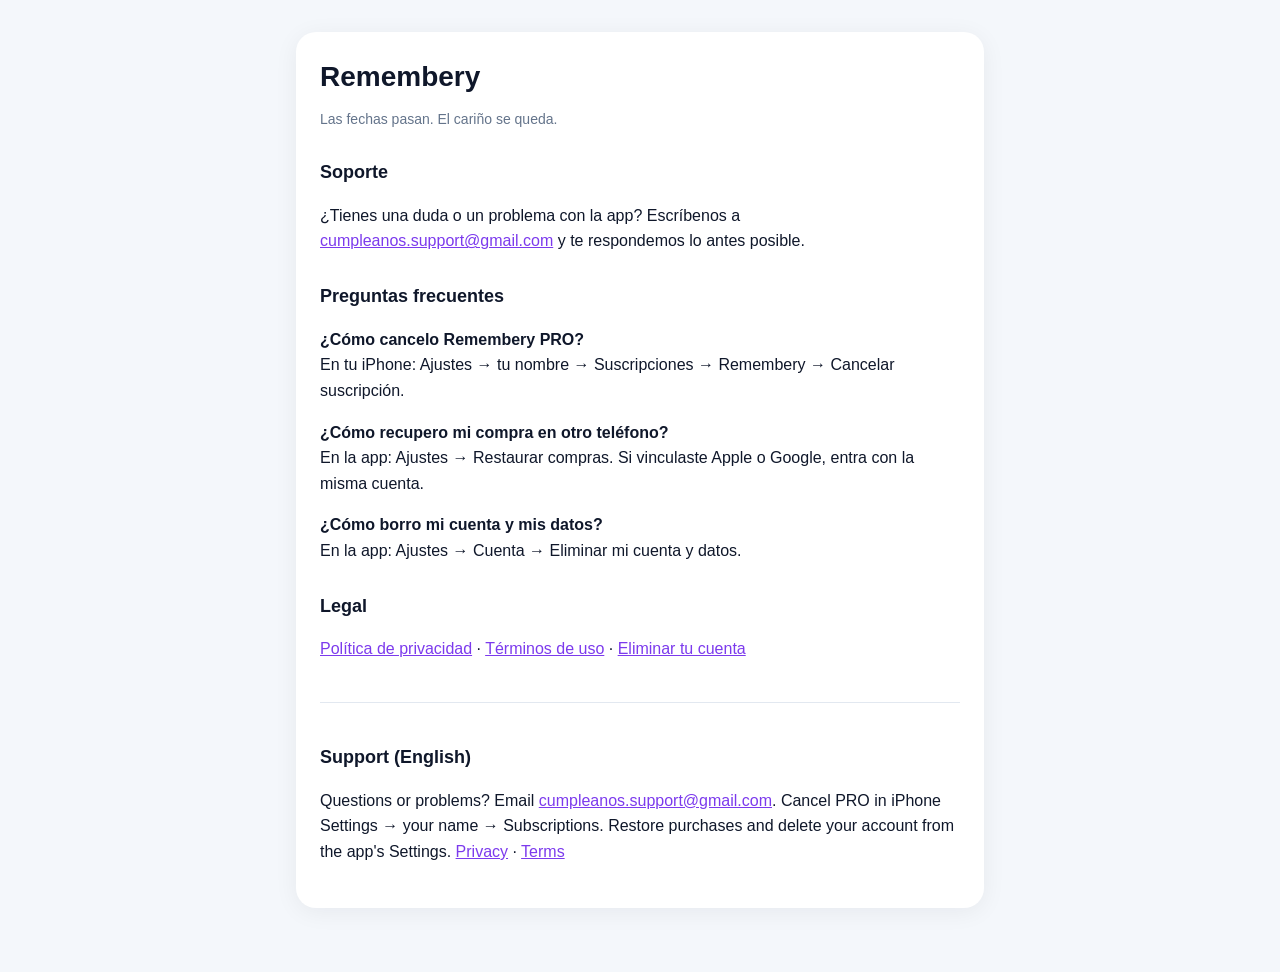
<file: index.html>
<!doctype html>
<html lang="es">
<head>
<meta charset="utf-8">
<meta name="viewport" content="width=device-width, initial-scale=1">
<title>Remembery · Soporte</title>
<link rel="stylesheet" href="style.css">
</head>
<body>
<main>
<div class="card">
<h1>Remembery</h1>
<p class="muted">Las fechas pasan. El cariño se queda.</p>

<h2>Soporte</h2>
<p>¿Tienes una duda o un problema con la app? Escríbenos a <a href="mailto:cumpleanos.support@gmail.com">cumpleanos.support@gmail.com</a> y te respondemos lo antes posible.</p>

<h2>Preguntas frecuentes</h2>
<p><strong>¿Cómo cancelo Remembery PRO?</strong><br>En tu iPhone: Ajustes → tu nombre → Suscripciones → Remembery → Cancelar suscripción.</p>
<p><strong>¿Cómo recupero mi compra en otro teléfono?</strong><br>En la app: Ajustes → Restaurar compras. Si vinculaste Apple o Google, entra con la misma cuenta.</p>
<p><strong>¿Cómo borro mi cuenta y mis datos?</strong><br>En la app: Ajustes → Cuenta → Eliminar mi cuenta y datos.</p>

<h2>Legal</h2>
<p><a href="privacidad.html">Política de privacidad</a> · <a href="terminos.html">Términos de uso</a> · <a href="eliminar-cuenta.html">Eliminar tu cuenta</a></p>

<hr>
<h2>Support (English)</h2>
<p>Questions or problems? Email <a href="mailto:cumpleanos.support@gmail.com">cumpleanos.support@gmail.com</a>. Cancel PRO in iPhone Settings → your name → Subscriptions. Restore purchases and delete your account from the app's Settings. <a href="privacidad.html#en">Privacy</a> · <a href="terminos.html#en">Terms</a></p>
</div>
</main>
</body>
</html>
</file>
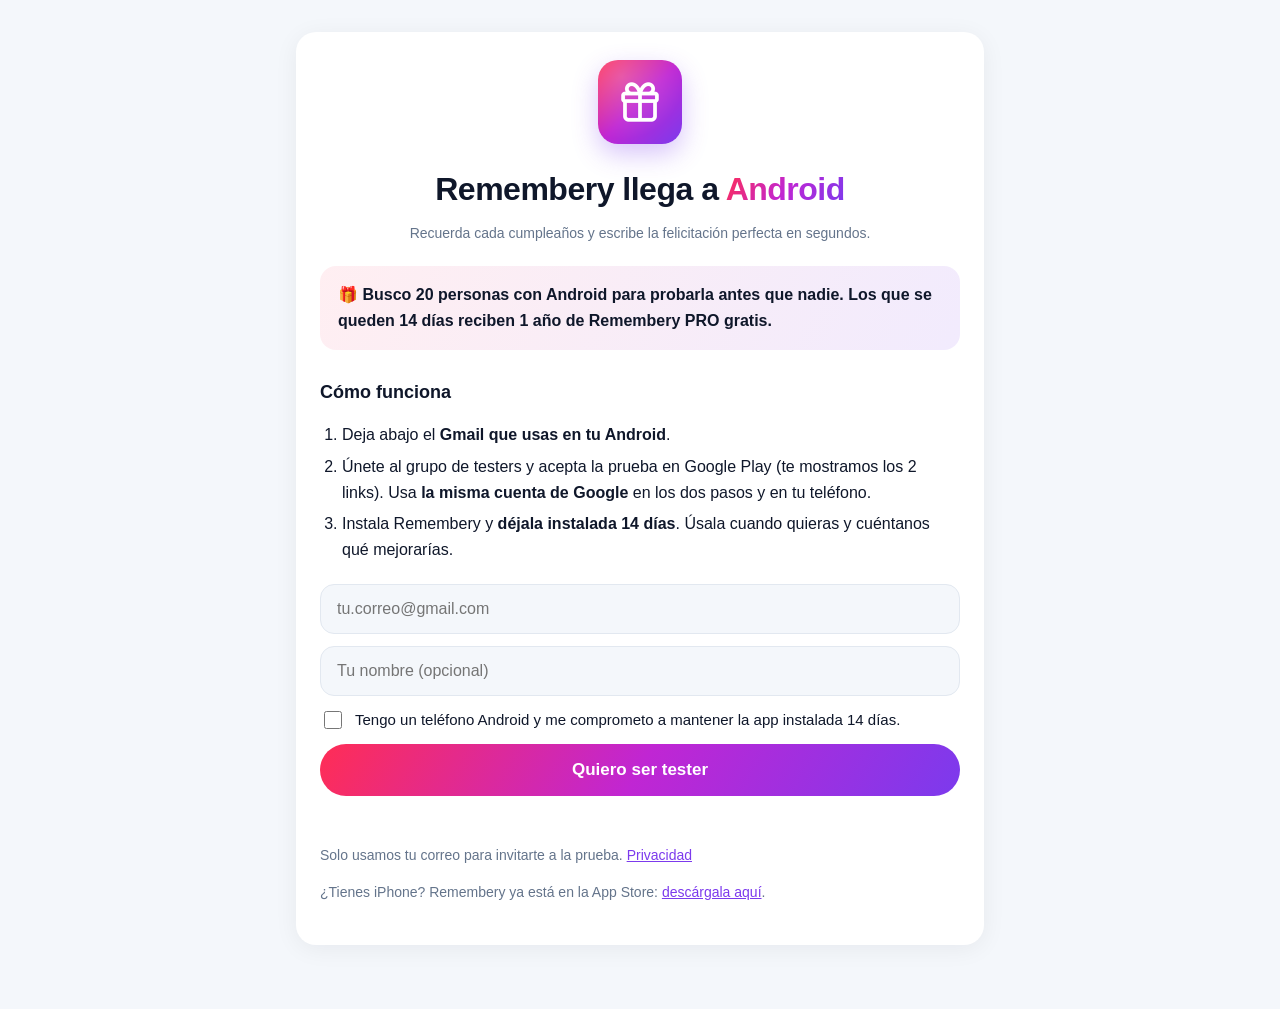
<file: android.html>
<!doctype html>
<html lang="es">
<head>
<meta charset="utf-8">
<meta name="viewport" content="width=device-width, initial-scale=1">
<title>Remembery para Android · Sé tester</title>
<meta name="description" content="Prueba Remembery en Android antes que nadie. Los testers que se queden 14 días reciben 1 año de PRO gratis.">
<link rel="stylesheet" href="style.css">
<style>
  .hero{text-align:center}
  .hero img{width:84px;height:84px;border-radius:20px;box-shadow:0 10px 26px rgba(124,58,237,.3)}
  .hero h1{font-size:32px;margin-top:18px;letter-spacing:-.5px}
  .grad{background:linear-gradient(120deg,#FF2D55,#C026D3 50%,#7C3AED);-webkit-background-clip:text;background-clip:text;color:transparent}
  .gift{margin:22px 0;padding:16px 18px;border-radius:16px;background:linear-gradient(120deg,rgba(255,45,85,.08),rgba(124,58,237,.10));font-weight:600}
  ol{padding-left:22px} ol li{margin:6px 0}
  form{margin-top:22px;display:grid;gap:12px}
  input[type=email],input[type=text]{width:100%;padding:15px 16px;border-radius:14px;border:1px solid var(--line);background:var(--bg);color:var(--ink);font-size:16px}
  label.ck{display:flex;gap:10px;align-items:flex-start;font-size:15px;color:var(--ink)}
  label.ck input{margin-top:3px;width:18px;height:18px}
  button{padding:16px;border:0;border-radius:999px;background:linear-gradient(120deg,#FF2D55,#C026D3 50%,#7C3AED);color:#fff;font-size:17px;font-weight:700;cursor:pointer}
  button:disabled{opacity:.6}
  #msg{min-height:22px;font-weight:600;text-align:center}
  .ok{color:#16A34A}.err{color:#DC2626}
</style>
</head>
<body>
<main>
<div class="card">
  <div class="hero">
    <img src="icon.png" alt="">
    <h1>Remembery llega a <span class="grad">Android</span></h1>
    <p class="muted">Recuerda cada cumpleaños y escribe la felicitación perfecta en segundos.</p>
  </div>

  <div class="gift">🎁 Busco 20 personas con Android para probarla antes que nadie. Los que se queden 14 días reciben <strong>1 año de Remembery PRO gratis</strong>.</div>

  <h2>Cómo funciona</h2>
  <ol>
    <li>Deja abajo el <strong>Gmail que usas en tu Android</strong>.</li>
    <li>Únete al grupo de testers y acepta la prueba en Google Play (te mostramos los 2 links). Usa <strong>la misma cuenta de Google</strong> en los dos pasos y en tu teléfono.</li>
    <li>Instala Remembery y <strong>déjala instalada 14 días</strong>. Úsala cuando quieras y cuéntanos qué mejorarías.</li>
  </ol>

  <form id="f">
    <input type="email" name="email" placeholder="tu.correo@gmail.com" required autocomplete="email">
    <input type="text" name="name" placeholder="Tu nombre (opcional)" maxlength="80" autocomplete="given-name">
    <label class="ck"><input type="checkbox" required> Tengo un teléfono Android y me comprometo a mantener la app instalada 14 días.</label>
    <button type="submit">Quiero ser tester</button>
    <div id="msg"></div>
  </form>
  <div id="next" style="display:none">
    <h2>Ahora, 2 pasos</h2>
    <ol>
      <li><a href="https://groups.google.com/g/remembery-testers" target="_blank" rel="noopener"><strong>Únete al grupo de testers</strong></a> (botón "Unirse al grupo").</li>
      <li><a href="https://play.google.com/apps/testing/app.remembery.android" target="_blank" rel="noopener"><strong>Acepta la prueba e instala Remembery</strong></a> desde Google Play.</li>
    </ol>
    <p class="muted">Si Play dice que no estás invitado/a, espera unos minutos después de unirte al grupo y vuelve a abrir el link.</p>
  </div>
  <p class="muted" style="margin-top:14px">Solo usamos tu correo para invitarte a la prueba. <a href="privacidad.html">Privacidad</a></p>
  <p class="muted">¿Tienes iPhone? Remembery ya está en la App Store: <a href="https://apps.apple.com/app/id6821806458">descárgala aquí</a>.</p>
</div>
</main>
<script>
const URL_ = "https://irayrkcdpwozfkfsqdcw.supabase.co/rest/v1/android_testers";
const KEY = "eyJhbGciOiJIUzI1NiIsInR5cCI6IkpXVCJ9.eyJpc3MiOiJzdXBhYmFzZSIsInJlZiI6ImlyYXlya2NkcHdvemZrZnNxZGN3Iiwicm9sZSI6ImFub24iLCJpYXQiOjE3OTE3NTkyMzYsImV4cCI6MjEwNzMzNTIzNn0.L1AxdtOsWEjzphuLxQUMyh3Wd6g_T6Gw-ATbQjpFeZc"; // public anon key: insert-only table
const f = document.getElementById('f'), msg = document.getElementById('msg');
f.addEventListener('submit', async (e) => {
  e.preventDefault();
  const b = f.querySelector('button'); b.disabled = true; msg.textContent = ''; msg.className = '';
  const email = f.email.value.trim().toLowerCase(), name = f.name.value.trim() || null;
  try {
    const r = await fetch(URL_, { method: 'POST', headers: { apikey: KEY, Authorization: 'Bearer ' + KEY, 'Content-Type': 'application/json', Prefer: 'return=minimal' }, body: JSON.stringify({ email, name }) });
    if (r.ok || r.status === 409) { msg.textContent = r.ok ? '¡Listo! Te llegará la invitación a ' + email + ' 🎉' : 'Ya estabas anotado/a con ese correo 🙌'; msg.className = 'ok'; f.reset(); document.getElementById('next').style.display = 'block'; document.getElementById('next').scrollIntoView({ behavior: 'smooth' }); }
    else throw new Error(r.status);
  } catch { msg.textContent = 'No se pudo enviar. Inténtalo de nuevo en un momento.'; msg.className = 'err'; }
  b.disabled = false;
});
</script>
</body>
</html>
</file>
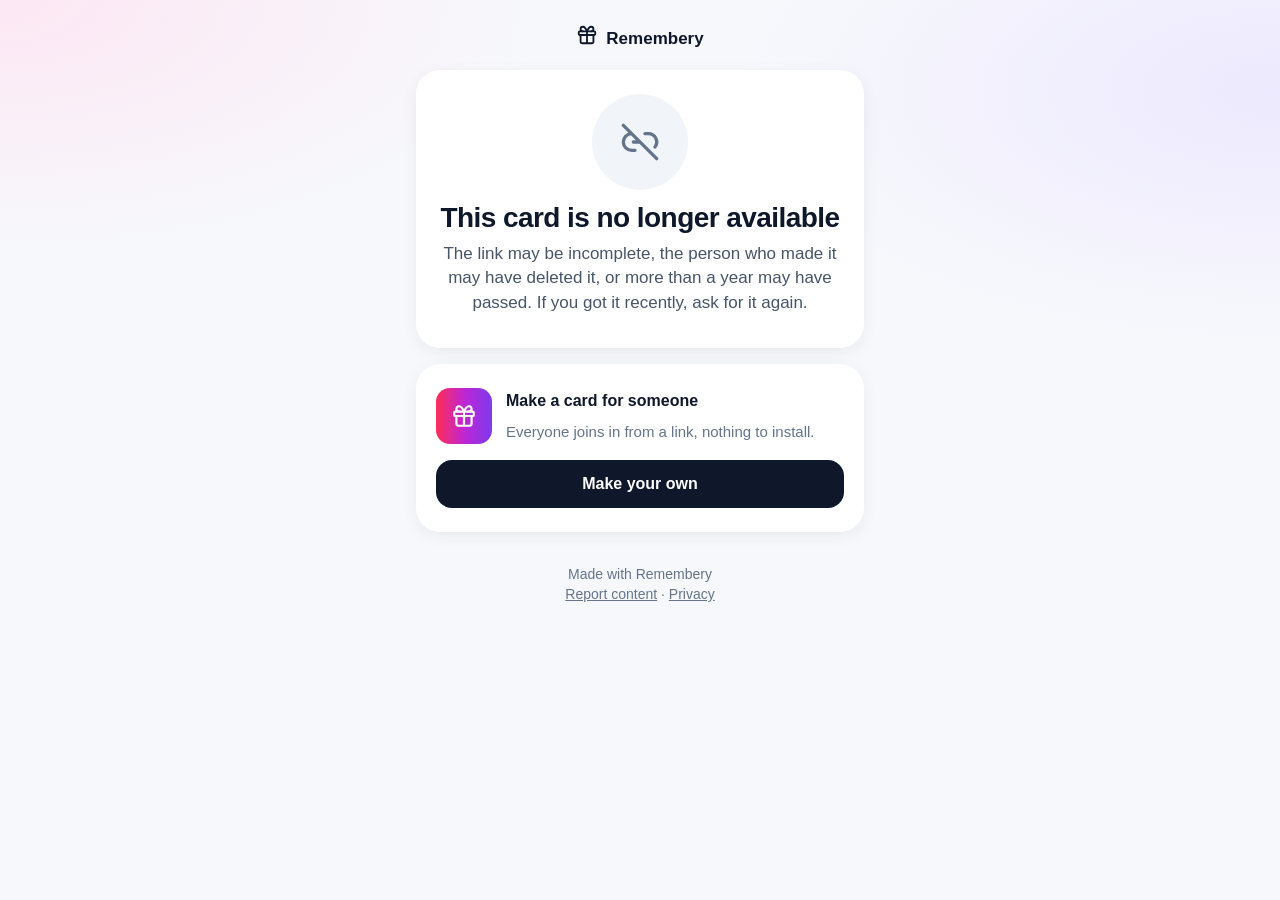
<file: c.html>
<!doctype html>
<html lang="es">
<head>
<meta charset="utf-8">
<meta name="viewport" content="width=device-width, initial-scale=1, viewport-fit=cover">
<meta name="robots" content="noindex, nofollow">
<meta name="referrer" content="no-referrer">
<title>Tarjeta de cumpleaños · Remembery</title>
<meta property="og:title" content="Te invitaron a una tarjeta de cumpleaños">
<meta property="og:description" content="Deja tu saludo en un minuto, sin instalar nada. Hecha con Remembery.">
<meta property="og:image" content="https://remembery.site/og-card.png">
<meta property="og:type" content="website">
<meta name="theme-color" content="#F7F8FC">
<link rel="stylesheet" href="card.css">
</head>
<body>
<main id="app"></main>
<script type="module">
import { api, ApiError, t, h, ICON, lang, brand, footer, seal, skeleton, photoEl, avatar, token, store, fmtDate, dayOf, listNames, firstName, fmtDur } from './card.js';

const app = document.getElementById('app');
const tok = token();
const KEY = `rm-card-${tok}`;
const client = store.get('rm-client') || (() => { const c = crypto.randomUUID(); store.set('rm-client', c); return c; })();
let card;            // data from `join`
let editing = false; // true while editing an existing message

const show = (...nodes) => { app.replaceChildren(brand(), ...nodes.filter(Boolean)); window.scrollTo(0, 0); };
const v = () => ({
  name: firstName(card.name), bday: firstName(card.name), date: fmtDate(card.birthday), day: dayOf(card.birthday),
  organizer: card.organizer, everyone: card.isFamily ? t('family') : t('everyone'),
});

async function load() {
  show(skeleton(t('loading')));
  try {
    card = await api('join', { token: tok, secret: store.get(KEY)?.secret });
  } catch (e) {
    if (e.status === 404 || e.status === 410) return gone();
    return show(h('div', { class: 'card center' },
      h('h2', {}, t('loadErrTitle')), h('p', {}, t('loadErrBody')),
      h('button', { class: 'btn btn-primary', onclick: load }, t('retry'))), footer());
  }
  route();
}

function route() {
  if (card.mine && !editing) return done();
  if (card.state === 'closed') return closed();
  form();
}

// ---------- W1 / W1b: write ----------
function form() {
  const mine = editing ? card.mine : null;
  const vars = v();
  const media = { photo: mine?.photo ? { url: mine.photo, keep: true } : null, audio: mine?.audio ? { url: mine.audio, keep: true } : null };

  const header = card.pro
    ? h('div', { class: 'card', style: 'display:flex;gap:14px;align-items:center' },
        photoEl(card.photo, card.name, 'photo sm'),
        h('div', {}, h('b', {}, t('joinCompact', vars)), h('div', { class: 'muted' }, t('joinCompactSub', { ...vars, n: card.count }))))
    : h('div', { class: 'card center intro' },
        photoEl(card.photo, card.name),
        h('h1', {}, t('joinTitle', vars)),
        h('p', {}, card.organizer ? t('joinBody', vars) : t('joinBodyNoOrg', vars)),
        card.count ? h('div', { class: 'people' },
          h('div', { class: 'stack' }, card.participants.slice(0, 4).map((n, i) => avatar(n, i))),
          h('p', {}, t('joinCount', { n: card.count, names: listNames(card.participants.slice(0, 6)) }))) : null);

  const nameIn = h('input', { type: 'text', id: 'name', maxlength: 60, autocomplete: 'given-name', placeholder: t('namePh'), 'aria-describedby': 'name-err' });
  const bodyIn = h('textarea', { id: 'body', maxlength: 1000, placeholder: t('msgPh', vars), 'aria-describedby': 'body-err' });
  nameIn.value = mine?.name ?? store.get('rm-name') ?? '';
  bodyIn.value = mine?.body ?? store.get(`${KEY}-draft`) ?? '';
  bodyIn.addEventListener('input', () => store.set(`${KEY}-draft`, bodyIn.value));
  const nameErr = h('p', { class: 'err', id: 'name-err', hidden: true });
  const bodyErr = h('p', { class: 'err', id: 'body-err', hidden: true });
  const saveErr = h('div', { class: 'alert', role: 'alert', hidden: true });
  const submit = h('button', { class: 'btn btn-primary', type: 'submit' }, editing ? t('saveChanges') : t('send'));

  const aiBtn = h('button', { type: 'button', class: 'helper', disabled: !card.aiLeft, onclick: () => aiSheet(bodyIn, aiBtn) },
    h('span', { class: 'spark', 'aria-hidden': 'true' }, '✦'),
    h('span', {}, h('b', {}, t('ai')), h('span', {}, card.aiLeft ? t('aiSub') : t('aiExhausted'))));

  const attachList = h('div');
  const mediaBox = card.pro ? mediaControls(media, attachList) : null;

  const formEl = h('form', { class: 'card', novalidate: true, onsubmit: async (ev) => {
    ev.preventDefault();
    const name = nameIn.value.trim(), body = bodyIn.value.trim();
    const bad = (input, err, msg) => { input.setAttribute('aria-invalid', 'true'); err.textContent = msg; err.hidden = false; };
    [nameIn, bodyIn].forEach((i) => i.removeAttribute('aria-invalid')); nameErr.hidden = bodyErr.hidden = saveErr.hidden = true;
    if (name.length < 2) bad(nameIn, nameErr, t('errName', vars));
    if (body.length < 10) bad(bodyIn, bodyErr, t('errMsg'));
    if (name.length < 2 || body.length < 10) return (name.length < 2 ? nameIn : bodyIn).focus();

    submit.disabled = true; submit.textContent = t('sending');
    try {
      const payload = { token: tok, name, body, ...(editing ? { id: card.mine.id, secret: store.get(KEY).secret } : {}) };
      // A kept file leaves its key out (the server keeps it); a removed one sends null.
      for (const kind of ['photo', 'audio']) {
        const m = media[kind];
        if (!m) { payload[kind] = null; continue; }
        if (m.keep) continue;
        if (!m.path) {
          const up = await api('upload', { token: tok, kind, type: m.blob.type });
          const put = await fetch(up.url, { method: 'PUT', headers: { 'Content-Type': up.type }, body: m.blob });
          if (!put.ok) throw new ApiError(put.status, 'upload');
          m.path = up.path;
        }
        payload[kind] = m.path;
      }
      const r = await api('save', payload);
      if (r.secret) store.set(KEY, { id: r.id, secret: r.secret });
      store.set('rm-name', name);
      store.set(`${KEY}-draft`, null);
      editing = false;
      return load();
    } catch (e) {
      saveErr.textContent = e.code === 'closed' ? t('errClosed', vars) : e.status === 429 ? t('errBusy') : t('errSave');
      saveErr.hidden = false;
      submit.disabled = false; submit.textContent = t('retry');
    }
  } },
    h('label', { for: 'name' }, t('nameLabel')), nameIn, nameErr,
    h('label', { for: 'body' }, t('msgLabel', vars)), bodyIn, bodyErr,
    aiBtn, mediaBox, attachList, submit, saveErr,
    h('p', { class: 'note' }, card.organizer ? t('privacy', vars) : t('privacyNoOrg', vars)));

  // Desktop: intro left, form right (the intro card turns into plain text there).
  if (!card.pro) { app.classList.add('wide'); show(h('div', { class: 'split' }, header, formEl), footer()); }
  else show(header, formEl, footer());
}

// Photo + voice note (PRO cards only; on free cards these controls don't exist at all).
function mediaControls(media, list) {
  const fileIn = h('input', { type: 'file', accept: 'image/*', hidden: true, onchange: () => {
    const f = fileIn.files[0]; if (!f) return;
    if (f.size > 10 * 1024 * 1024) return alert(t('tooBig'));
    media.photo = { blob: f, url: URL.createObjectURL(f) }; render();
  } });
  let rec = null;
  const audioBtn = h('button', { type: 'button', class: 'btn btn-ghost', onclick: () => (rec ? rec.stop() : record()) });
  async function record() {
    let stream;
    try { stream = await navigator.mediaDevices.getUserMedia({ audio: true }); } catch { return alert(t('micDenied')); }
    const type = ['audio/mp4', 'audio/webm;codecs=opus', 'audio/webm'].find((x) => window.MediaRecorder?.isTypeSupported?.(x)) || '';
    const r = new MediaRecorder(stream, type ? { mimeType: type } : undefined);
    const chunks = []; const t0 = Date.now();
    r.ondataavailable = (e) => chunks.push(e.data);
    r.onstop = () => {
      stream.getTracks().forEach((tr) => tr.stop()); clearInterval(tick); rec = null;
      const blob = new Blob(chunks, { type: (r.mimeType || 'audio/webm').split(';')[0] });
      media.audio = { blob, url: URL.createObjectURL(blob), dur: (Date.now() - t0) / 1000 }; render();
    };
    const tick = setInterval(() => {
      const s = Math.floor((Date.now() - t0) / 1000);
      audioBtn.textContent = t('recording', { s }); audioBtn.classList.add('rec');
      if (s >= 30) r.stop();
    }, 250);
    rec = r; r.start();
  }
  function render() {
    audioBtn.classList.remove('rec');
    audioBtn.replaceChildren(h('span', { html: ICON.mic }), t('audio'));
    list.replaceChildren(
      media.photo ? h('div', { class: 'attach' }, h('img', { src: media.photo.url, alt: '' }),
        h('div', {}, h('b', {}, t('photoAdded'))),
        h('button', { type: 'button', class: 'x', 'aria-label': t('removePhoto'), onclick: () => { media.photo = null; render(); } }, '×')) : '',
      media.audio ? h('div', { class: 'attach' },
        h('button', { type: 'button', class: 'ic', style: 'border:0;cursor:pointer', 'aria-label': t('tapListen'), html: ICON.play, onclick: () => new Audio(media.audio.url).play() }),
        h('div', {}, h('b', {}, t('recorded', { dur: media.audio.dur ? fmtDur(media.audio.dur) : '' })), h('span', {}, t('tapListen'))),
        h('button', { type: 'button', class: 'x', 'aria-label': t('removeAudio'), onclick: () => { media.audio = null; render(); } }, '×')) : '');
  }
  render();
  return h('div', {}, h('label', {}, t('mediaLabel')),
    h('div', { class: 'row2' },
      h('button', { type: 'button', class: 'btn btn-ghost', onclick: () => fileIn.click() }, h('span', { html: ICON.image }), t('photo')),
      audioBtn), fileIn);
}

// "Ayúdame a escribirlo"
function aiSheet(bodyIn, aiBtn) {
  const vars = v();
  let tone = 'emotional';
  const q1 = h('input', { type: 'text', id: 'q1', maxlength: 120 });
  const q2 = h('textarea', { id: 'q2', maxlength: 400, rows: 3, style: 'min-height:96px', placeholder: t('aiQ2Ph', vars) });
  const err = h('p', { class: 'err', hidden: true }, t('aiFail'));
  const chips = h('div', { class: 'chips', role: 'group' }, [['funny', 'toneFun'], ['emotional', 'toneEmo'], ['short', 'toneShort']].map(([k, label]) =>
    h('button', { type: 'button', class: 'chip', 'aria-pressed': String(k === tone), onclick: (e) => {
      tone = k; chips.querySelectorAll('.chip').forEach((c) => c.setAttribute('aria-pressed', String(c === e.currentTarget)));
    } }, t(label))));
  const go = h('button', { class: 'btn btn-primary', onclick: async () => {
    go.disabled = true; go.textContent = t('aiWorking'); err.hidden = true;
    try {
      const r = await api('ai', { token: tok, client, relation: q1.value, detail: q2.value, tone, locale: lang });
      bodyIn.value = r.draft; bodyIn.dispatchEvent(new Event('input'));
      if (!r.left) { card.aiLeft = false; aiBtn.disabled = true; aiBtn.querySelector('span span').textContent = t('aiExhausted'); }
      bg.remove(); bodyIn.focus();
    } catch (e) {
      if (e.code === 'ai_exhausted' || e.code === 'rate_limited') {
        card.aiLeft = false; aiBtn.disabled = true; aiBtn.querySelector('span span').textContent = t('aiExhausted'); bg.remove(); return;
      }
      err.hidden = false; go.disabled = false; go.textContent = t('aiCta');
    }
  } }, t('aiCta'));
  const bg = h('div', { class: 'sheet-bg', onclick: (e) => e.target === bg && bg.remove() },
    h('div', { class: 'sheet', role: 'dialog', 'aria-modal': 'true', 'aria-labelledby': 'ai-title' },
      h('div', { class: 'grab' }),
      h('div', { class: 'sheet-head' }, h('h2', { id: 'ai-title', style: 'margin:0' }, '✦ ', t('aiTitle')),
        h('button', { class: 'close', 'aria-label': t('close'), onclick: () => bg.remove() }, '×')),
      h('p', { class: 'small', style: 'margin-top:8px' }, t('aiBody')),
      h('label', { for: 'q1' }, t('aiQ1', vars)), q1,
      h('label', { for: 'q2' }, t('aiQ2', vars)), q2,
      chips, go, err, h('p', { class: 'note' }, t('aiNote'))));
  document.body.append(bg);
  q1.focus();
}

// ---------- W2 / W2b / W7: after writing ----------
function done() {
  const vars = v();
  const m = card.mine;
  const opened = card.state === 'closed';
  const waiting = m.status === 'waiting' && !opened;
  const top = h('div', { class: 'card center' },
    h('div', { class: 'check', 'aria-hidden': 'true' }, '✓'),
    h('h1', {}, waiting ? t('pendingTitle') : t('doneTitle', { name: m.name })),
    h('p', {}, waiting ? t('pendingBody', vars) : opened ? t('openedBody', vars) : t('doneBody', vars)),
    h('div', { class: 'yours' }, h('div', { class: 'eyebrow' }, t('yours')), h('p', {}, m.body),
      m.photo ? h('img', { src: m.photo, alt: '', style: 'width:100%;border-radius:14px;margin-top:12px' }) : null,
      m.audio ? h('audio', { src: m.audio, controls: true, style: 'width:100%;margin-top:12px' }) : null,
      m.editable ? h('button', { class: 'link', onclick: () => { editing = true; form(); } }, t('edit')) : null),
    h('p', { class: 'muted' }, opened ? t('openedNote', vars) : waiting ? t('pendingNote') : t('doneNote', vars)));
  const count = !waiting && !opened && card.count ? h('div', { class: 'card people', style: 'margin-top:0' },
    h('div', { class: 'stack' }, card.participants.slice(0, 4).map((n, i) => avatar(n, i))),
    h('p', {}, t('doneCount', { ...vars, n: card.count }))) : null;
  const reply = card.reply ? h('div', { class: 'card' },
    h('div', { class: 'reply-card' }, photoEl(card.photo, card.name, 'photo sm'),
      h('div', {}, h('b', {}, t('replied', vars)))),
    h('p', { class: 'reply-text' }, card.reply.text)) : null;
  show(top, count, reply, seal(), footer(false));
}

// ---------- W4a / W4b ----------
function closed() {
  const vars = v();
  show(h('div', { class: 'card center' }, photoEl(card.photo, card.name),
    h('h1', {}, t('closedTitle', vars)), h('p', {}, t('closedBody', vars))),
    seal(t('closedSealTitle'), t('closedSealBody')), footer(false));
}
function gone() {
  show(h('div', { class: 'card center' },
    h('div', { class: 'photo initials', style: 'background:#F1F5F9', html: ICON.broken }),
    h('h1', {}, t('goneTitle')), h('p', {}, t('goneBody'))),
    seal(t('goneSealTitle'), t('goneSealBody')), footer(false));
}

addEventListener('hashchange', () => location.reload());
if (!/^[0-9a-f]{32}$/.test(tok)) gone(); else load();
</script>
</body>
</html>
</file>
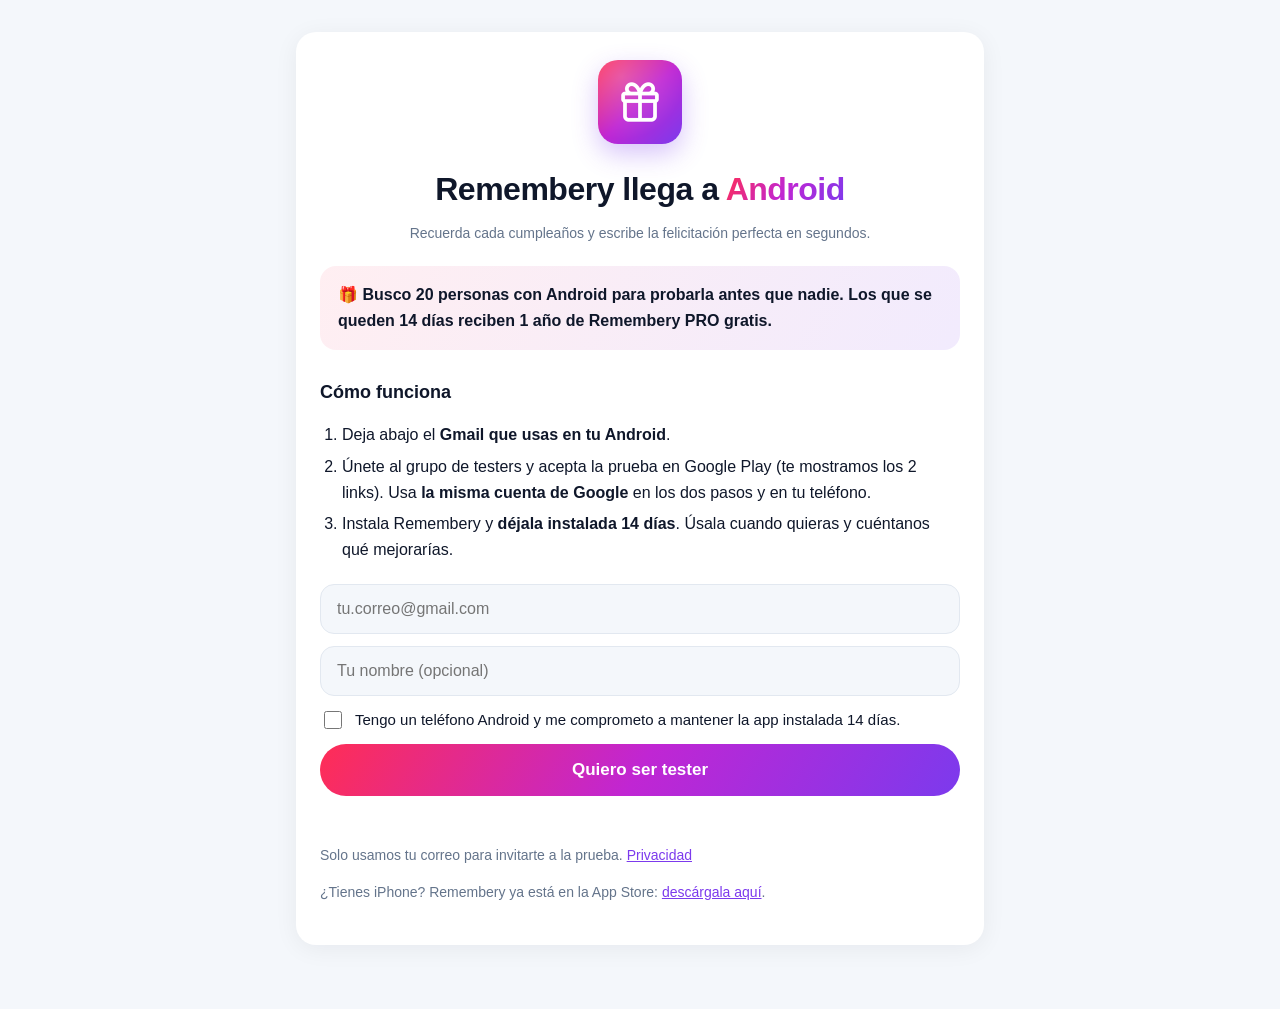
<file: descargar.html>
<!doctype html>
<html lang="es"><head><meta charset="utf-8"><meta name="viewport" content="width=device-width, initial-scale=1">
<title>Descargar Remembery</title>
<script>
  // iPhone/iPad → App Store; everyone else → Android tester sign-up.
  var ios = /iPhone|iPad|iPod/.test(navigator.userAgent) || (navigator.platform === 'MacIntel' && navigator.maxTouchPoints > 1);
  location.replace(ios ? 'https://apps.apple.com/app/id6821806458?ct=tiktok' : 'android.html');
</script></head>
<body><p><a href="https://apps.apple.com/app/id6821806458">iPhone</a> · <a href="android.html">Android</a></p></body></html>
</file>
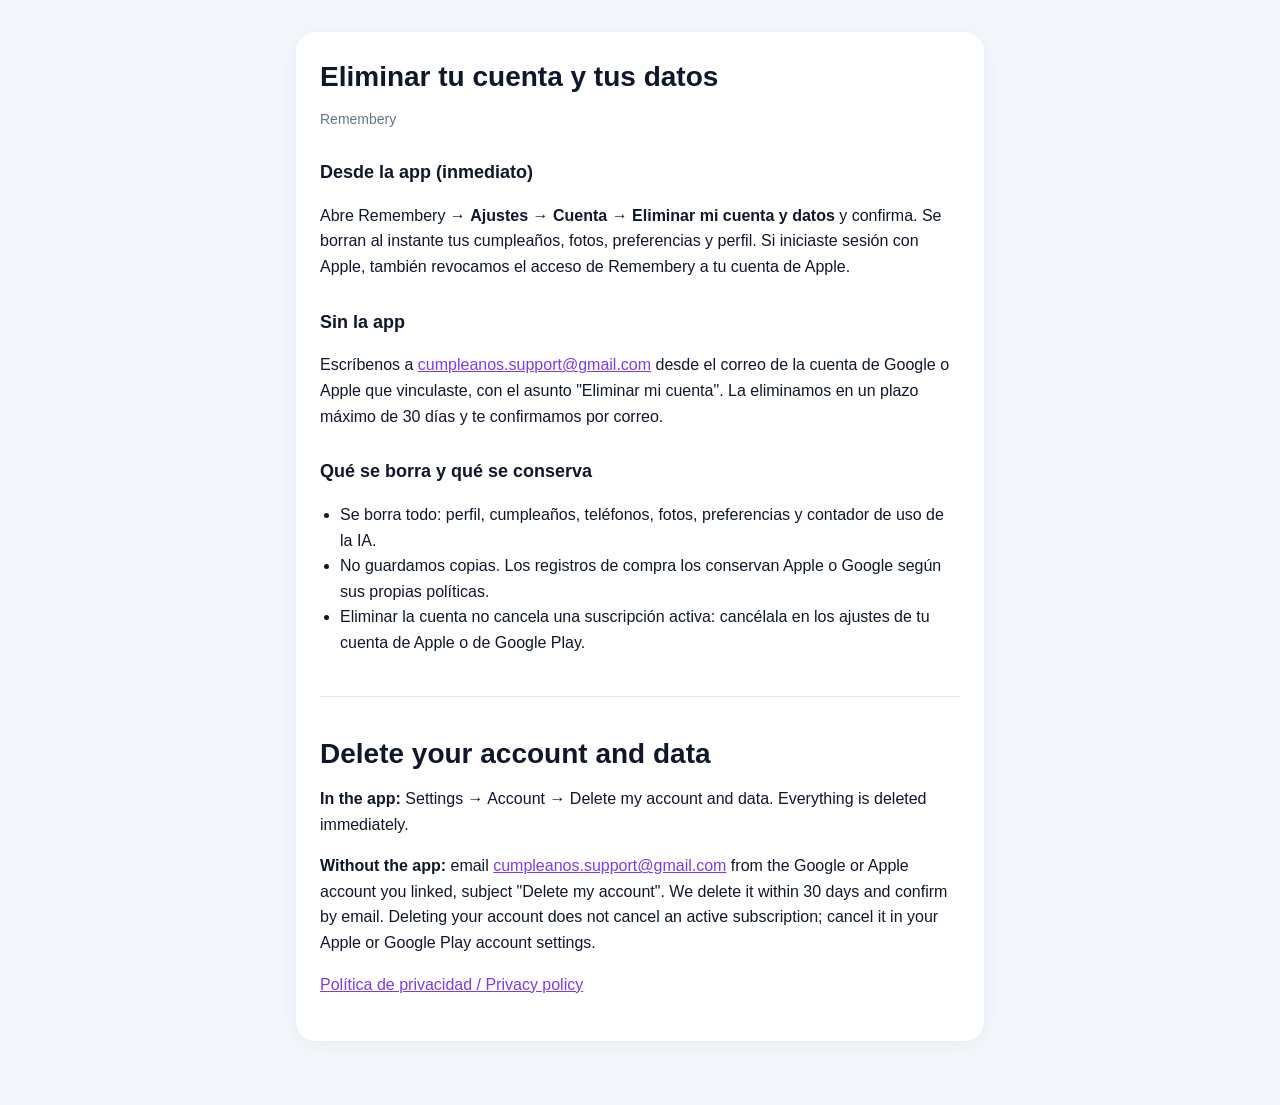
<file: eliminar-cuenta.html>
<!doctype html>
<html lang="es">
<head>
<meta charset="utf-8">
<meta name="viewport" content="width=device-width, initial-scale=1">
<title>Remembery · Eliminar tu cuenta</title>
<link rel="stylesheet" href="style.css">
</head>
<body>
<main>
<div class="card">
<h1>Eliminar tu cuenta y tus datos</h1>
<p class="muted">Remembery</p>

<h2>Desde la app (inmediato)</h2>
<p>Abre Remembery → <strong>Ajustes</strong> → <strong>Cuenta</strong> → <strong>Eliminar mi cuenta y datos</strong> y confirma. Se borran al instante tus cumpleaños, fotos, preferencias y perfil. Si iniciaste sesión con Apple, también revocamos el acceso de Remembery a tu cuenta de Apple.</p>

<h2>Sin la app</h2>
<p>Escríbenos a <a href="mailto:cumpleanos.support@gmail.com?subject=Eliminar%20mi%20cuenta">cumpleanos.support@gmail.com</a> desde el correo de la cuenta de Google o Apple que vinculaste, con el asunto "Eliminar mi cuenta". La eliminamos en un plazo máximo de 30 días y te confirmamos por correo.</p>

<h2>Qué se borra y qué se conserva</h2>
<ul>
<li>Se borra todo: perfil, cumpleaños, teléfonos, fotos, preferencias y contador de uso de la IA.</li>
<li>No guardamos copias. Los registros de compra los conservan Apple o Google según sus propias políticas.</li>
<li>Eliminar la cuenta no cancela una suscripción activa: cancélala en los ajustes de tu cuenta de Apple o de Google Play.</li>
</ul>

<hr>
<h1>Delete your account and data</h1>
<p><strong>In the app:</strong> Settings → Account → Delete my account and data. Everything is deleted immediately.</p>
<p><strong>Without the app:</strong> email <a href="mailto:cumpleanos.support@gmail.com?subject=Delete%20my%20account">cumpleanos.support@gmail.com</a> from the Google or Apple account you linked, subject "Delete my account". We delete it within 30 days and confirm by email. Deleting your account does not cancel an active subscription; cancel it in your Apple or Google Play account settings.</p>
<p><a href="privacidad.html">Política de privacidad / Privacy policy</a></p>
</div>
</main>
</body>
</html>
</file>
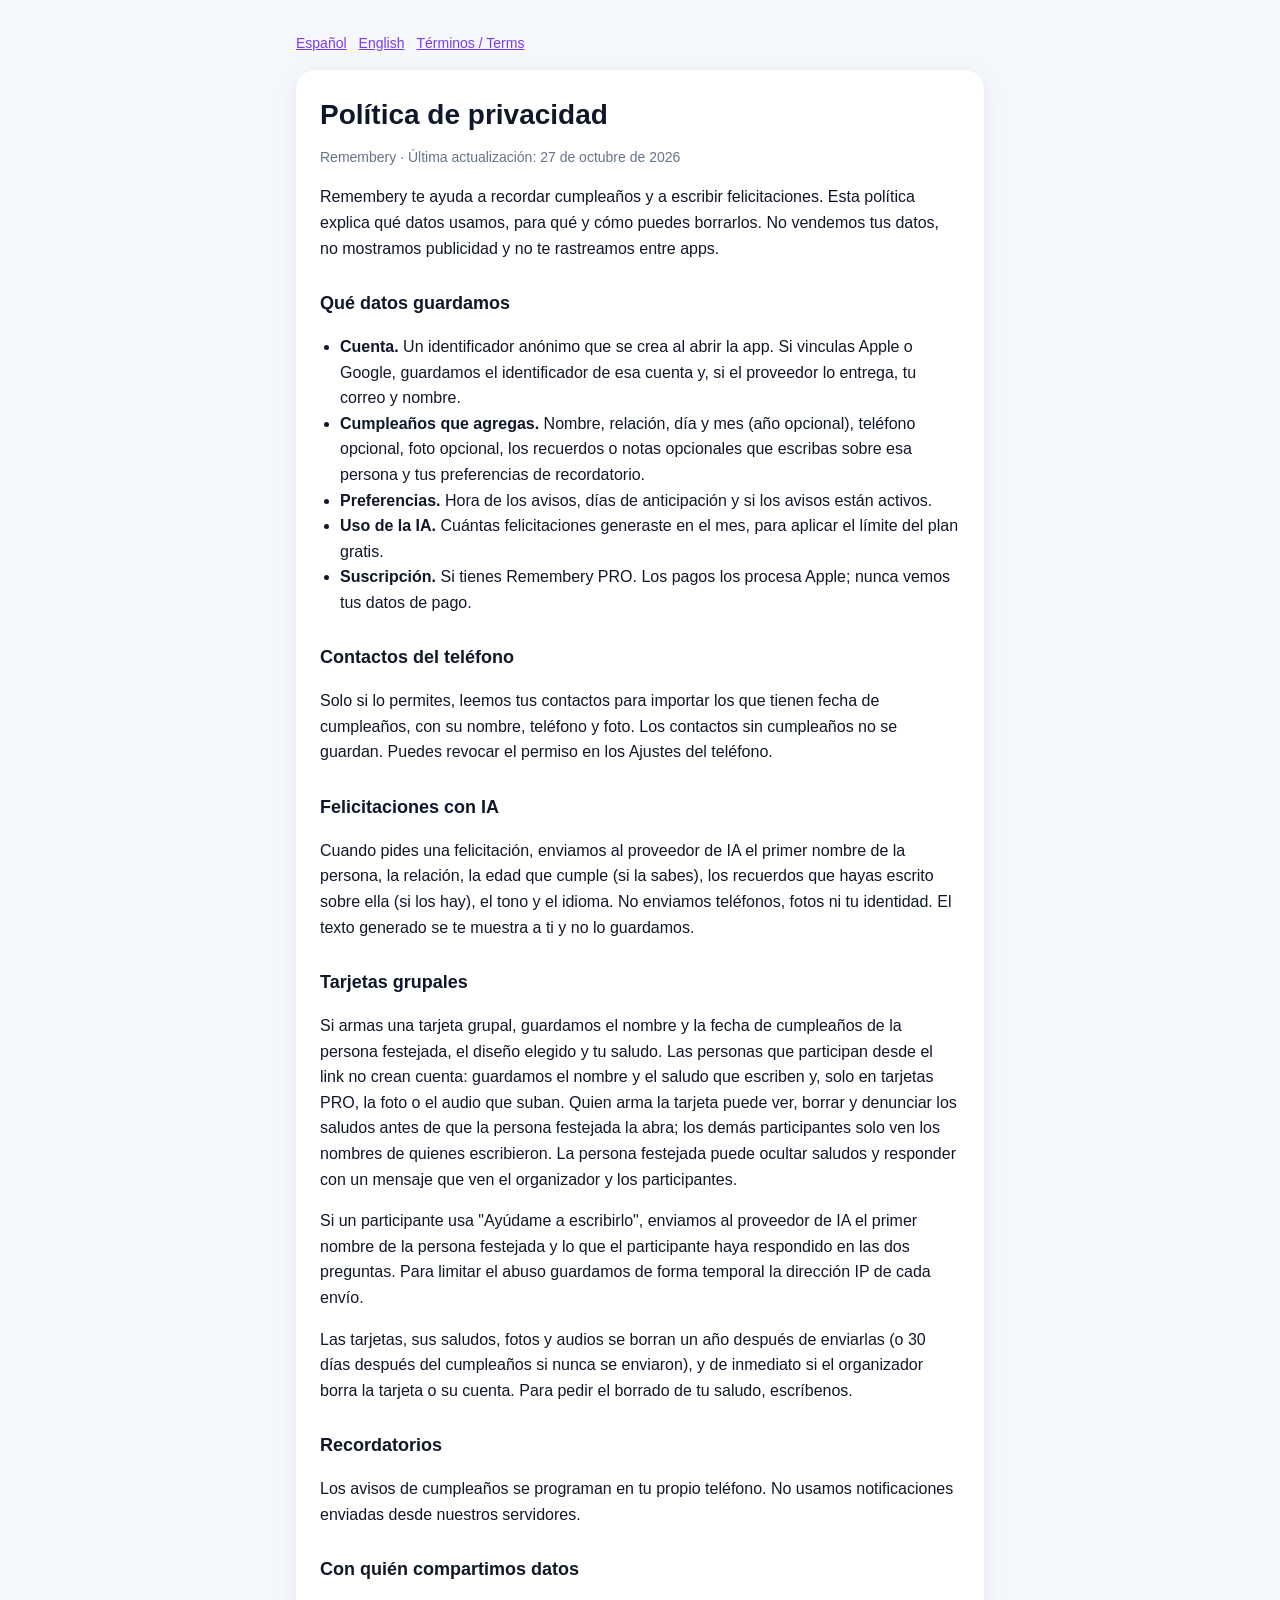
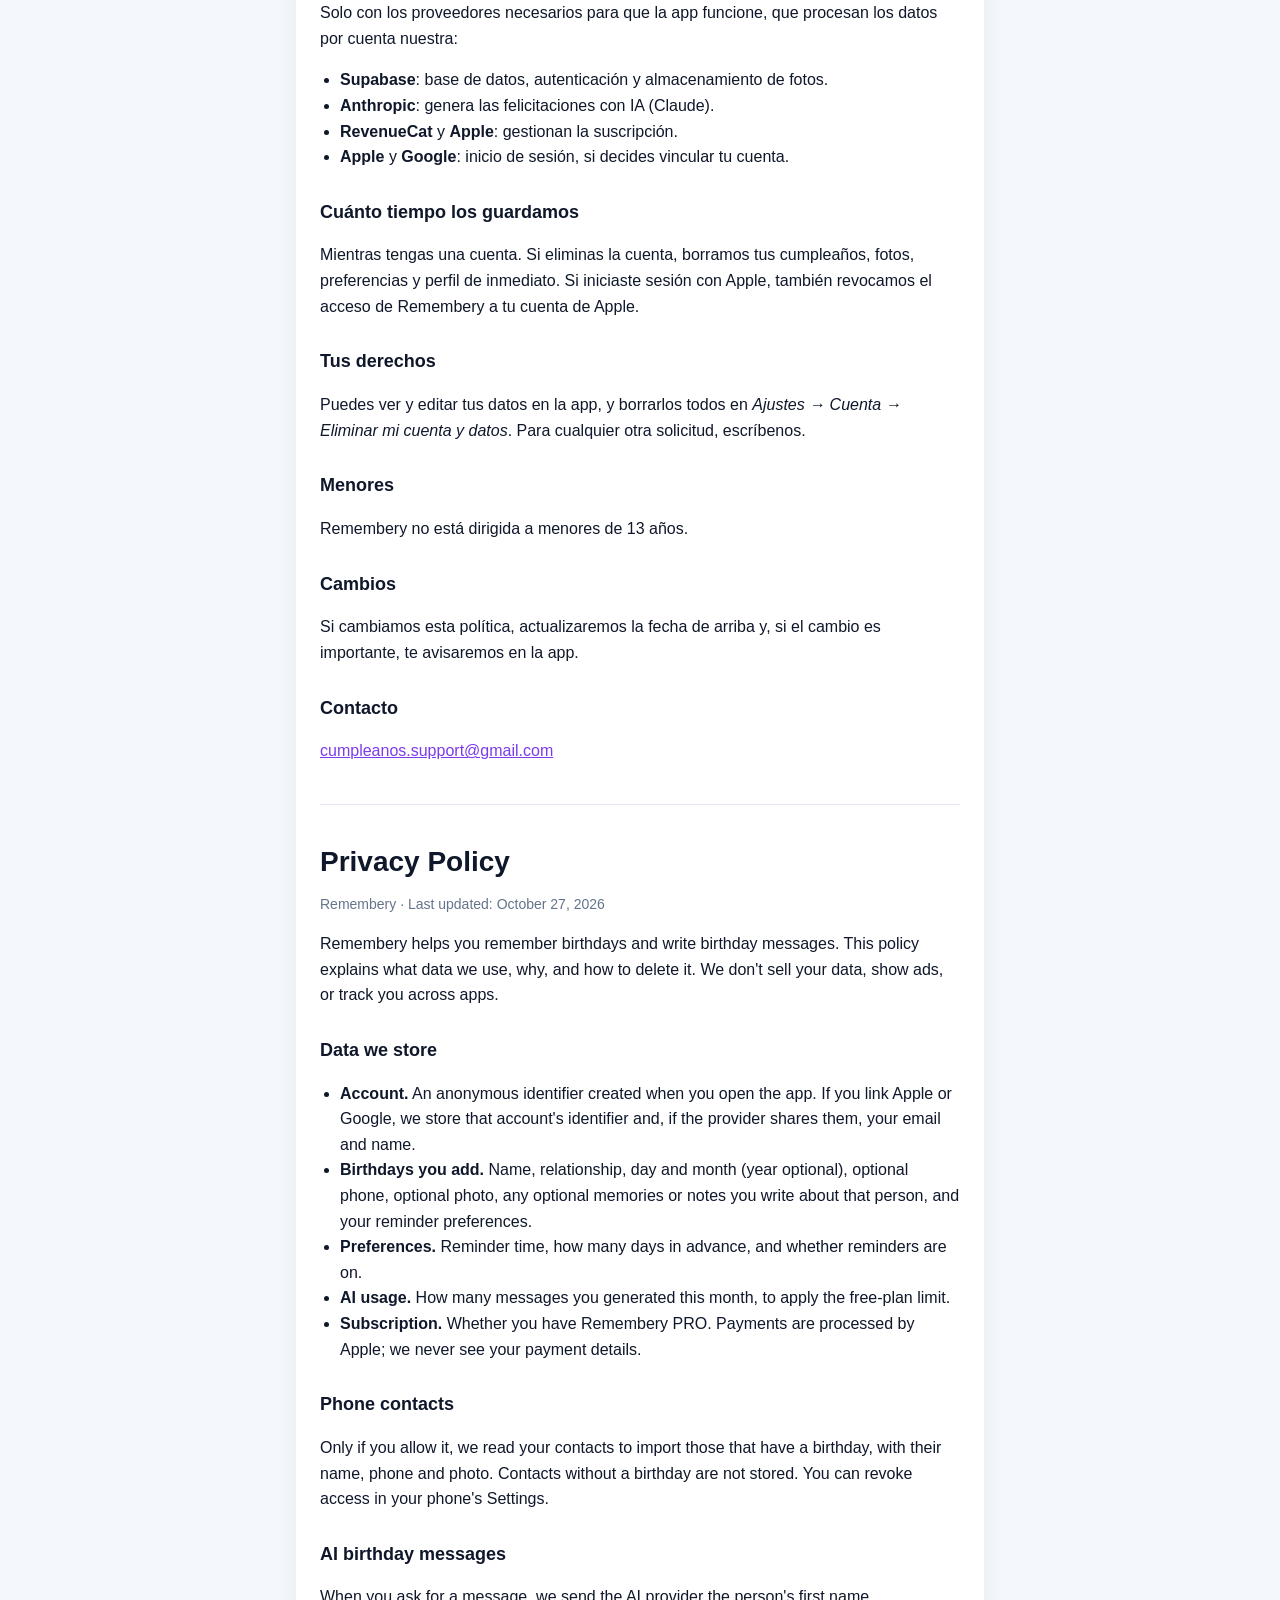
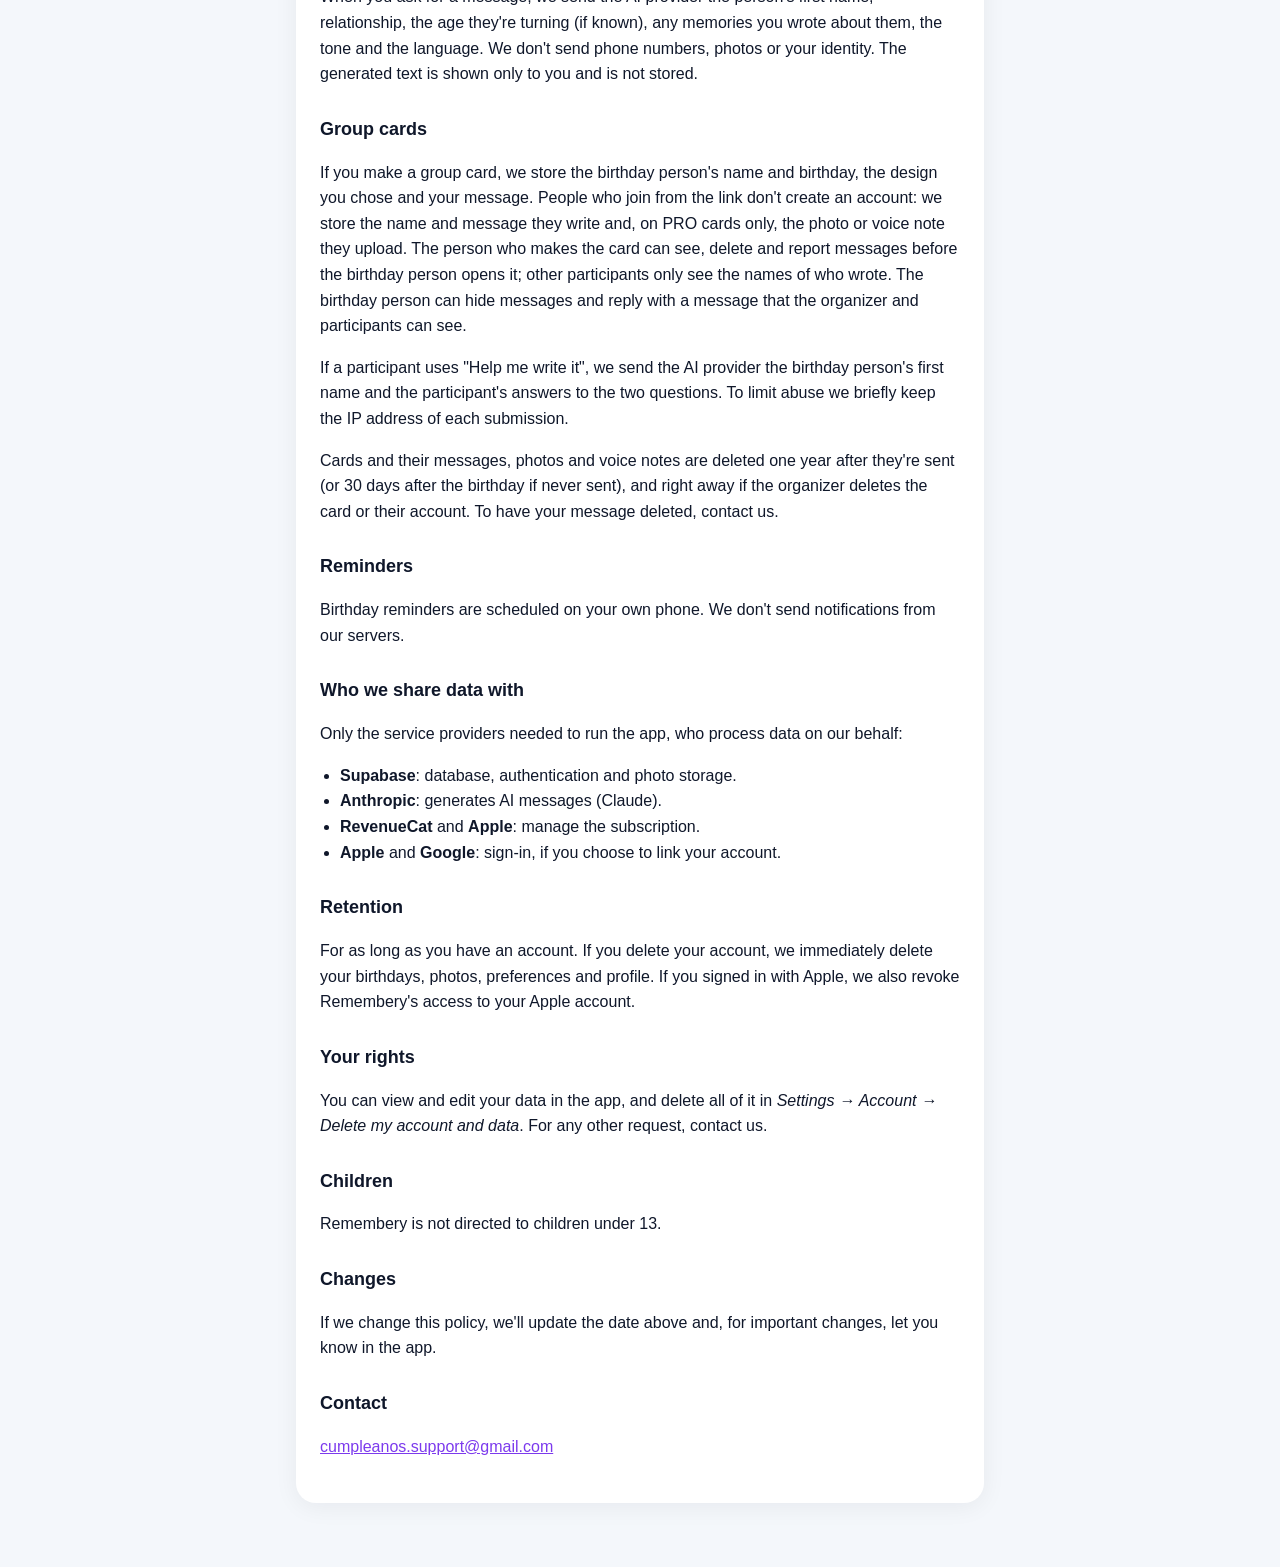
<file: privacidad.html>
<!doctype html>
<html lang="es">
<head>
<meta charset="utf-8">
<meta name="viewport" content="width=device-width, initial-scale=1">
<title>Remembery · Política de privacidad</title>
<link rel="stylesheet" href="style.css">
</head>
<body>
<main>
<nav><a href="#es">Español</a><a href="#en">English</a><a href="terminos.html">Términos / Terms</a></nav>
<div class="card">

<section id="es">
<h1>Política de privacidad</h1>
<p class="muted">Remembery · Última actualización: 27 de octubre de 2026</p>

<p>Remembery te ayuda a recordar cumpleaños y a escribir felicitaciones. Esta política explica qué datos usamos, para qué y cómo puedes borrarlos. No vendemos tus datos, no mostramos publicidad y no te rastreamos entre apps.</p>

<h2>Qué datos guardamos</h2>
<ul>
<li><strong>Cuenta.</strong> Un identificador anónimo que se crea al abrir la app. Si vinculas Apple o Google, guardamos el identificador de esa cuenta y, si el proveedor lo entrega, tu correo y nombre.</li>
<li><strong>Cumpleaños que agregas.</strong> Nombre, relación, día y mes (año opcional), teléfono opcional, foto opcional, los recuerdos o notas opcionales que escribas sobre esa persona y tus preferencias de recordatorio.</li>
<li><strong>Preferencias.</strong> Hora de los avisos, días de anticipación y si los avisos están activos.</li>
<li><strong>Uso de la IA.</strong> Cuántas felicitaciones generaste en el mes, para aplicar el límite del plan gratis.</li>
<li><strong>Suscripción.</strong> Si tienes Remembery PRO. Los pagos los procesa Apple; nunca vemos tus datos de pago.</li>
</ul>

<h2>Contactos del teléfono</h2>
<p>Solo si lo permites, leemos tus contactos para importar los que tienen fecha de cumpleaños, con su nombre, teléfono y foto. Los contactos sin cumpleaños no se guardan. Puedes revocar el permiso en los Ajustes del teléfono.</p>

<h2>Felicitaciones con IA</h2>
<p>Cuando pides una felicitación, enviamos al proveedor de IA el primer nombre de la persona, la relación, la edad que cumple (si la sabes), los recuerdos que hayas escrito sobre ella (si los hay), el tono y el idioma. No enviamos teléfonos, fotos ni tu identidad. El texto generado se te muestra a ti y no lo guardamos.</p>

<h2>Tarjetas grupales</h2>
<p>Si armas una tarjeta grupal, guardamos el nombre y la fecha de cumpleaños de la persona festejada, el diseño elegido y tu saludo. Las personas que participan desde el link no crean cuenta: guardamos el nombre y el saludo que escriben y, solo en tarjetas PRO, la foto o el audio que suban. Quien arma la tarjeta puede ver, borrar y denunciar los saludos antes de que la persona festejada la abra; los demás participantes solo ven los nombres de quienes escribieron. La persona festejada puede ocultar saludos y responder con un mensaje que ven el organizador y los participantes.</p>
<p>Si un participante usa "Ayúdame a escribirlo", enviamos al proveedor de IA el primer nombre de la persona festejada y lo que el participante haya respondido en las dos preguntas. Para limitar el abuso guardamos de forma temporal la dirección IP de cada envío.</p>
<p>Las tarjetas, sus saludos, fotos y audios se borran un año después de enviarlas (o 30 días después del cumpleaños si nunca se enviaron), y de inmediato si el organizador borra la tarjeta o su cuenta. Para pedir el borrado de tu saludo, escríbenos.</p>

<h2>Recordatorios</h2>
<p>Los avisos de cumpleaños se programan en tu propio teléfono. No usamos notificaciones enviadas desde nuestros servidores.</p>

<h2>Con quién compartimos datos</h2>
<p>Solo con los proveedores necesarios para que la app funcione, que procesan los datos por cuenta nuestra:</p>
<ul>
<li><strong>Supabase</strong>: base de datos, autenticación y almacenamiento de fotos.</li>
<li><strong>Anthropic</strong>: genera las felicitaciones con IA (Claude).</li>
<li><strong>RevenueCat</strong> y <strong>Apple</strong>: gestionan la suscripción.</li>
<li><strong>Apple</strong> y <strong>Google</strong>: inicio de sesión, si decides vincular tu cuenta.</li>
</ul>

<h2>Cuánto tiempo los guardamos</h2>
<p>Mientras tengas una cuenta. Si eliminas la cuenta, borramos tus cumpleaños, fotos, preferencias y perfil de inmediato. Si iniciaste sesión con Apple, también revocamos el acceso de Remembery a tu cuenta de Apple.</p>

<h2>Tus derechos</h2>
<p>Puedes ver y editar tus datos en la app, y borrarlos todos en <em>Ajustes → Cuenta → Eliminar mi cuenta y datos</em>. Para cualquier otra solicitud, escríbenos.</p>

<h2>Menores</h2>
<p>Remembery no está dirigida a menores de 13 años.</p>

<h2>Cambios</h2>
<p>Si cambiamos esta política, actualizaremos la fecha de arriba y, si el cambio es importante, te avisaremos en la app.</p>

<h2>Contacto</h2>
<p><a href="mailto:cumpleanos.support@gmail.com">cumpleanos.support@gmail.com</a></p>
</section>

<hr>

<section id="en">
<h1>Privacy Policy</h1>
<p class="muted">Remembery · Last updated: October 27, 2026</p>

<p>Remembery helps you remember birthdays and write birthday messages. This policy explains what data we use, why, and how to delete it. We don't sell your data, show ads, or track you across apps.</p>

<h2>Data we store</h2>
<ul>
<li><strong>Account.</strong> An anonymous identifier created when you open the app. If you link Apple or Google, we store that account's identifier and, if the provider shares them, your email and name.</li>
<li><strong>Birthdays you add.</strong> Name, relationship, day and month (year optional), optional phone, optional photo, any optional memories or notes you write about that person, and your reminder preferences.</li>
<li><strong>Preferences.</strong> Reminder time, how many days in advance, and whether reminders are on.</li>
<li><strong>AI usage.</strong> How many messages you generated this month, to apply the free-plan limit.</li>
<li><strong>Subscription.</strong> Whether you have Remembery PRO. Payments are processed by Apple; we never see your payment details.</li>
</ul>

<h2>Phone contacts</h2>
<p>Only if you allow it, we read your contacts to import those that have a birthday, with their name, phone and photo. Contacts without a birthday are not stored. You can revoke access in your phone's Settings.</p>

<h2>AI birthday messages</h2>
<p>When you ask for a message, we send the AI provider the person's first name, relationship, the age they're turning (if known), any memories you wrote about them, the tone and the language. We don't send phone numbers, photos or your identity. The generated text is shown only to you and is not stored.</p>

<h2>Group cards</h2>
<p>If you make a group card, we store the birthday person's name and birthday, the design you chose and your message. People who join from the link don't create an account: we store the name and message they write and, on PRO cards only, the photo or voice note they upload. The person who makes the card can see, delete and report messages before the birthday person opens it; other participants only see the names of who wrote. The birthday person can hide messages and reply with a message that the organizer and participants can see.</p>
<p>If a participant uses "Help me write it", we send the AI provider the birthday person's first name and the participant's answers to the two questions. To limit abuse we briefly keep the IP address of each submission.</p>
<p>Cards and their messages, photos and voice notes are deleted one year after they're sent (or 30 days after the birthday if never sent), and right away if the organizer deletes the card or their account. To have your message deleted, contact us.</p>

<h2>Reminders</h2>
<p>Birthday reminders are scheduled on your own phone. We don't send notifications from our servers.</p>

<h2>Who we share data with</h2>
<p>Only the service providers needed to run the app, who process data on our behalf:</p>
<ul>
<li><strong>Supabase</strong>: database, authentication and photo storage.</li>
<li><strong>Anthropic</strong>: generates AI messages (Claude).</li>
<li><strong>RevenueCat</strong> and <strong>Apple</strong>: manage the subscription.</li>
<li><strong>Apple</strong> and <strong>Google</strong>: sign-in, if you choose to link your account.</li>
</ul>

<h2>Retention</h2>
<p>For as long as you have an account. If you delete your account, we immediately delete your birthdays, photos, preferences and profile. If you signed in with Apple, we also revoke Remembery's access to your Apple account.</p>

<h2>Your rights</h2>
<p>You can view and edit your data in the app, and delete all of it in <em>Settings → Account → Delete my account and data</em>. For any other request, contact us.</p>

<h2>Children</h2>
<p>Remembery is not directed to children under 13.</p>

<h2>Changes</h2>
<p>If we change this policy, we'll update the date above and, for important changes, let you know in the app.</p>

<h2>Contact</h2>
<p><a href="mailto:cumpleanos.support@gmail.com">cumpleanos.support@gmail.com</a></p>
</section>

</div>
</main>
</body>
</html>
</file>
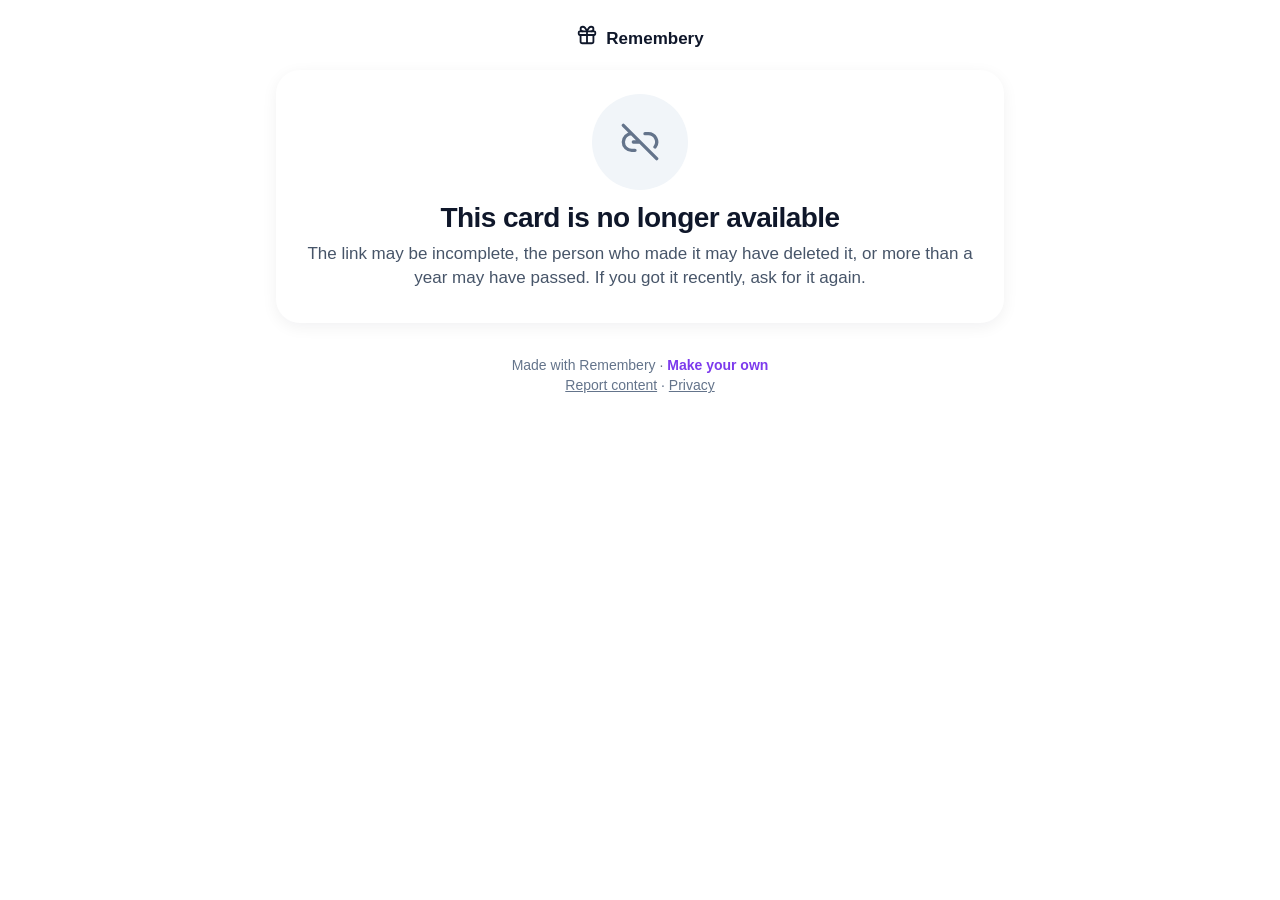
<file: t.html>
<!doctype html>
<html lang="es">
<head>
<meta charset="utf-8">
<meta name="viewport" content="width=device-width, initial-scale=1, viewport-fit=cover">
<meta name="robots" content="noindex, nofollow">
<meta name="referrer" content="no-referrer">
<title>Tu tarjeta de cumpleaños · Remembery</title>
<meta property="og:title" content="Te prepararon una tarjeta de cumpleaños 🎁">
<meta property="og:description" content="Ábrela cuando quieras. Hecha con Remembery.">
<meta property="og:image" content="https://remembery.site/og-card.png">
<meta property="og:type" content="website">
<link rel="stylesheet" href="card.css">
</head>
<body class="t">
<div class="deco" aria-hidden="true"></div>
<main id="app"></main>
<script type="module">
import { api, t, h, ICON, brand, footer, skeleton, photoEl, avatar, token, store, listNames, firstName, fmtDur, toast } from './card.js';

const app = document.getElementById('app');
const tok = token();
// The organizer's preview from the app passes their session after the token: #<token>&a=<jwt>.
const auth = new URLSearchParams(location.hash.slice(1).split('&').slice(1).join('&')).get('a');
if (auth) history.replaceState(null, '', `${location.pathname}#${tok}`);
let card, msgs, index = -1; // -1 = cover, msgs.length = end
const KEY = `rm-bday-${tok}`;

const show = (...nodes) => { app.replaceChildren(...nodes.filter(Boolean)); window.scrollTo(0, 0); };
const name = () => firstName(card.name);

const MEDALS = {
  confeti: '<svg width="26" height="26" viewBox="0 0 26 26"><circle cx="7" cy="8" r="3" fill="#FF2D55"/><circle cx="18" cy="6" r="2.5" fill="#C026D3"/><circle cx="13" cy="17" r="3" fill="#7C3AED"/><circle cx="21" cy="17" r="2" fill="#FF2D55"/></svg>',
  jardin: '<svg width="28" height="28" viewBox="0 0 28 28"><g fill="#F9A8D4"><circle cx="14" cy="7" r="5"/><circle cx="21" cy="12" r="5"/><circle cx="18" cy="20" r="5"/><circle cx="10" cy="20" r="5"/><circle cx="7" cy="12" r="5"/></g><circle cx="14" cy="14" r="4" fill="#FDBA74"/></svg>',
  noche: '<svg width="26" height="26" viewBox="0 0 24 24"><path fill="#FDE68A" d="M12 1.5l2.6 7.9 7.9 2.6-7.9 2.6L12 22.5l-2.6-7.9L1.5 12l7.9-2.6z"/></svg>',
};

function decorate(design) {
  document.body.classList.add(`d-${design}`);
  const deco = document.querySelector('.deco');
  // Ornaments only in the margins, never under the text column.
  const spots = [[6, 8], [88, 12], [4, 38], [93, 46], [8, 78], [90, 86], [48, 4], [12, 60], [86, 66]];
  const palette = {
    confeti: ['#FF2D55', '#C026D3', '#7C3AED'],
    jardin: ['#F9A8D4', '#86EFAC', '#FDBA74'],
    noche: ['#FFFFFF', '#FDE68A', '#FFFFFF'],
  }[design];
  deco.replaceChildren(...spots.map(([x, y], i) => {
    const size = design === 'jardin' ? 90 + (i % 3) * 20 : design === 'noche' ? 3 + (i % 3) * 2 : 8 + (i % 3) * 3;
    return h('i', { style: `left:${x}%;top:${y}%;width:${size}px;height:${size}px;background:${palette[i % 3]};margin:-${size / 2}px 0 0 -${size / 2}px` });
  }));
}

async function load() {
  show(brand(), skeleton(t('cardLoading')));
  try {
    card = await api('view', { token: tok }, auth);
  } catch (e) {
    if (e.status === 404 || e.status === 410) return gone();
    return show(brand(), h('div', { class: 'card center' }, h('h2', {}, t('cardErrTitle')), h('p', {}, t('cardErrBody')),
      h('button', { class: 'btn btn-primary', onclick: load }, t('retry'))), footer());
  }
  msgs = card.messages;
  decorate(card.design);
  render();
}

const previewBar = () => (card.preview ? h('div', { class: 'preview-bar' }, t('previewBar', { name: name() })) : null);
// Participants' names as they typed them ("Tía Rosa"), not just the first word.
const names = () => listNames(msgs.map((m) => m.name.trim()));

function render() {
  if (index < 0) return cover();
  if (index >= msgs.length) return end();
  message(msgs[index]);
}

function collage() {
  const pos = [[44, 0], [130, 0], [0, 52], [174, 52], [44, 110], [130, 110]];
  return h('div', { class: 'collage', 'aria-hidden': 'true' },
    msgs.slice(0, 6).map((m, i) => { const a = avatar(m.name, i); a.style.left = `${pos[i][0]}px`; a.style.top = `${pos[i][1]}px`; return a; }),
    h('div', { class: 'gift', html: ICON.gift.replace('<svg', '<svg width="34" height="34"') }));
}

function cover() {
  const n = msgs.length;
  show(previewBar(), h('div', { class: 'cover anim' },
    collage(),
    h('div', { class: 'hello' }, `${name()},`),
    h('h1', {}, n ? t('coverTitle', { n }) : t('emptyCard')),
    n ? h('p', {}, t('coverBody', { n, names: names() })) : null,
    n ? h('button', { class: 'btn btn-primary', style: 'margin-top:24px', onclick: () => { index = 0; render(); } }, t('open')) : null,
    h('p', { class: 'note' }, t('openNote'))), footer());
}

function player(m) {
  const audio = new Audio(m.audio);
  audio.preload = 'metadata';
  const btn = h('button', { class: 'play', 'aria-label': t('playAudio', { name: m.name.trim() }), html: ICON.play });
  const bar = h('i');
  const label = h('b', {}, t('audioOf', { name: m.name.trim() }));
  audio.addEventListener('loadedmetadata', () => { if (isFinite(audio.duration)) label.textContent = `${t('audioOf', { name: m.name.trim() })} · ${fmtDur(audio.duration)}`; });
  audio.addEventListener('timeupdate', () => { if (audio.duration) bar.style.width = `${(audio.currentTime / audio.duration) * 100}%`; });
  audio.addEventListener('ended', () => { btn.innerHTML = ICON.play; });
  btn.onclick = () => { if (audio.paused) { audio.play(); btn.innerHTML = ICON.pause; } else { audio.pause(); btn.innerHTML = ICON.play; } };
  return h('div', { class: 'player' }, btn, h('div', { style: 'flex:1' }, label, h('div', { class: 'track' }, bar)));
}

function go(delta) { index = Math.max(-1, Math.min(msgs.length, index + delta)); render(); }

function message(m) {
  const n = msgs.length;
  const first = m.name.trim();
  const box = h('article', { class: 'msg anim', 'aria-label': `${first} · ${t('progress', { i: index + 1, n })}` },
    h('span', { class: 'medal', 'aria-hidden': 'true', html: MEDALS[card.design] }),
    h('div', { class: 'who' }, avatar(m.name, index), h('div', {}, h('b', {}, m.name), h('span', {}, t('wrote')))),
    m.photo ? h('img', { class: 'pic', src: m.photo, alt: t('photoAlt', { name: first }) }) : null,
    h('p', { class: 'body' }, m.body),
    m.audio ? player(m) : null);
  const hide = h('button', { class: 'link', disabled: card.preview, title: card.preview ? t('previewNoAct') : null, onclick: async () => {
    const hidden = msgs.splice(index, 1)[0];
    render();
    toast(t('hidden'), t('undo'), async () => {
      msgs.splice(Math.min(index, msgs.length), 0, hidden); render();
      await api('hide', { token: tok, id: hidden.id, hidden: false }).catch(() => {});
    });
    await api('hide', { token: tok, id: hidden.id, hidden: true }).catch(() => {});
  } }, t('hide'));
  show(previewBar(),
    h('div', { class: 'topbar' }, h('span', {}, t('forName', { name: name() })), h('span', {}, t('progress', { i: index + 1, n }))),
    h('div', { class: 'bars', 'aria-hidden': 'true' }, msgs.map((_, i) => h('span', { class: i <= index ? 'on' : '' }))),
    h('div', { class: 'msgwrap' }, box,
      h('div', { class: 'arrows' },
        h('button', { class: 'prev', 'aria-label': t('prev'), onclick: () => go(-1) }, '←'),
        h('button', { class: 'next', 'aria-label': t('next'), onclick: () => go(1) }, '→'))),
    h('button', { class: 'btn btn-primary msg-next', style: 'margin-top:28px', onclick: () => go(1) }, `${t('next')} →`),
    h('div', { class: 'navrow' }, h('button', { class: 'link prevlink', onclick: () => go(-1) }, t('prev')), hide),
    footer(false));
}

function end() {
  const vars = { name: name(), organizer: firstName(card.organizer) || '—' };
  const sent = card.reply ?? store.get(KEY);
  const area = h('textarea', { id: 'reply', maxlength: 1000 });
  area.value = sent ?? t('replyDefault');
  const err = h('p', { class: 'err', hidden: true });
  const replyBox = h('div', { class: 'card' });
  const showForm = () => replyBox.replaceChildren(
    h('label', { for: 'reply' }, t('replyLabel')), area,
    h('button', { class: 'btn btn-primary', style: 'margin-top:12px', disabled: card.preview, onclick: async (e) => {
      const text = area.value.trim(); if (!text) return area.focus();
      e.currentTarget.disabled = true; err.hidden = true;
      try {
        await api('reply', { token: tok, text }); card.reply = text; store.set(KEY, text); showDone();
      } catch { err.textContent = t('cardErrBody'); err.hidden = false; e.currentTarget.disabled = false; }
    } }, t('replyCta')),
    err, h('p', { class: 'note' }, card.preview ? t('previewNoAct') : t('replyNote', vars)));
  const showDone = () => replyBox.replaceChildren(
    h('div', { class: 'reply-card' }, h('div', { class: 'check', style: 'width:40px;height:40px;font-size:20px;margin:0' }, '✓'), h('b', {}, t('replyDone', vars))),
    h('div', { class: 'yours', style: 'margin-top:4px' }, h('p', {}, card.reply)),
    h('div', { style: 'display:flex;justify-content:space-between;align-items:center' },
      h('span', { class: 'muted' }, t('replyDoneNote')), h('button', { class: 'link', onclick: showForm }, t('replyEdit'))));
  card.reply ? showDone() : showForm();
  show(previewBar(),
    h('div', { class: 'topbar' }, h('span', {}, t('forName', { name: name() })), h('span', {}, t('progress', { i: msgs.length, n: msgs.length }))),
    h('div', { class: 'end anim' },
      h('div', { class: 'stack', style: 'justify-content:center;margin-top:8px' }, msgs.slice(0, 7).map((m, i) => avatar(m.name, i))),
      h('div', { class: 'end-title' }, t('endTitle1'), h('br'), h('span', {}, t('endTitle2'))),
      h('p', { class: 'center' }, t('endBody', { n: msgs.length, names: names(), name: name() })),
      replyBox,
      h('div', { class: 'center' }, h('button', { class: 'link', onclick: () => { index = 0; render(); } }, t('again')))),
    footer());
}

function gone() {
  show(brand(), h('div', { class: 'card center' },
    h('div', { class: 'photo initials', style: 'background:#F1F5F9', html: ICON.broken }),
    h('h1', {}, t('goneTitle')), h('p', {}, t('goneBody'))), footer());
}

// Keyboard and swipe navigation between messages.
addEventListener('keydown', (e) => {
  if (!msgs || e.target.closest?.('textarea, input')) return;
  if (e.key === 'ArrowRight') go(1);
  if (e.key === 'ArrowLeft') go(-1);
});
let x0 = null;
addEventListener('touchstart', (e) => { x0 = e.touches[0].clientX; }, { passive: true });
addEventListener('touchend', (e) => {
  if (x0 == null || !msgs || index < 0 || index >= msgs.length) return;
  const dx = e.changedTouches[0].clientX - x0; x0 = null;
  if (Math.abs(dx) > 60) go(dx < 0 ? 1 : -1);
});

addEventListener('hashchange', () => location.reload());
if (!/^[0-9a-f]{32}$/.test(tok)) gone(); else load();
</script>
</body>
</html>
</file>
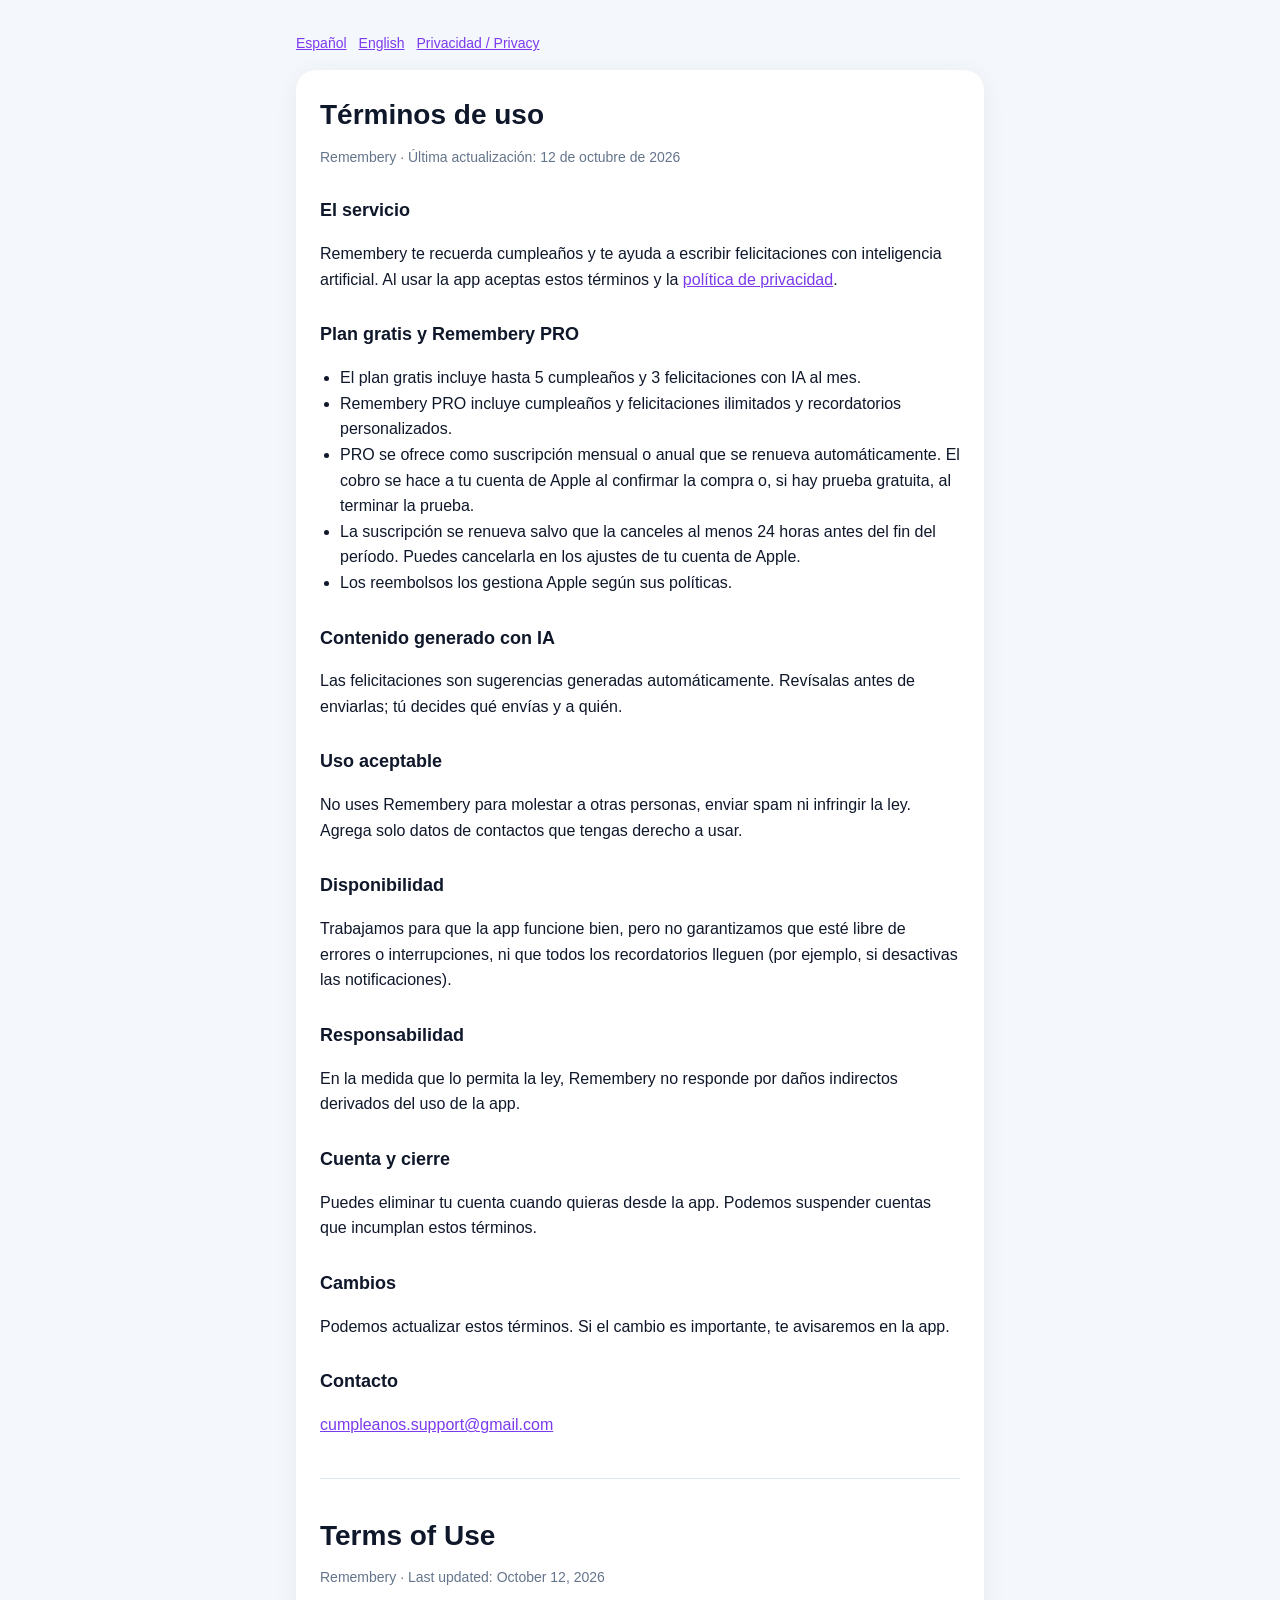
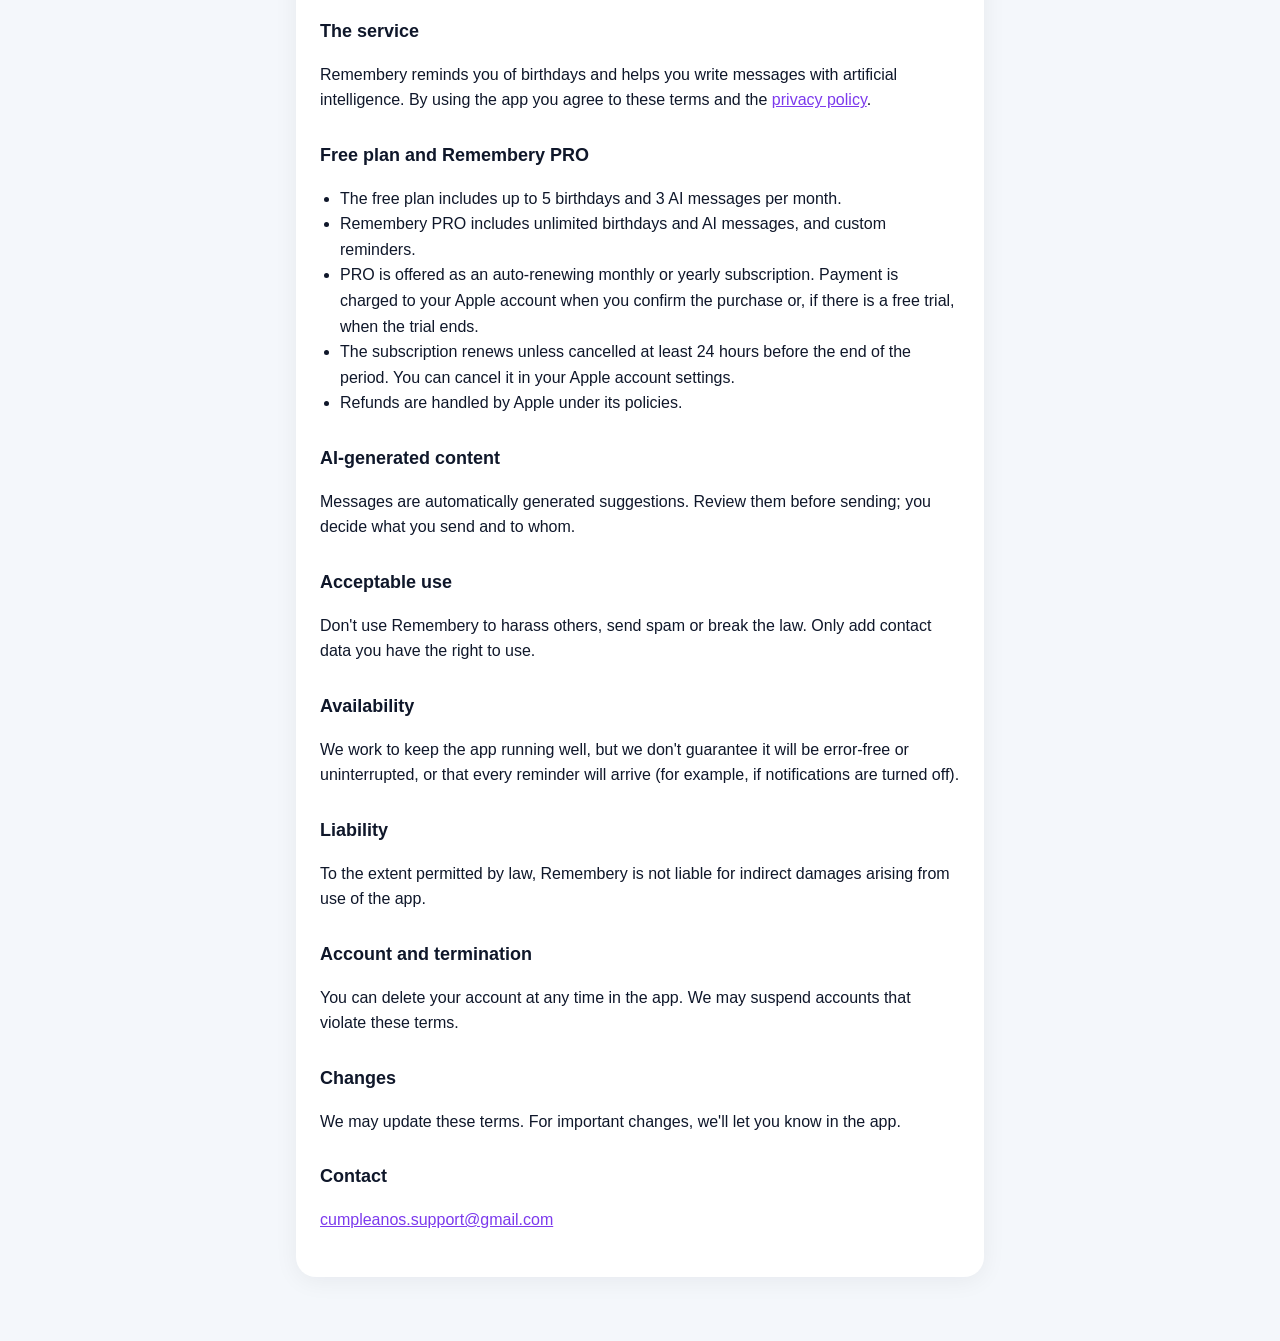
<file: terminos.html>
<!doctype html>
<html lang="es">
<head>
<meta charset="utf-8">
<meta name="viewport" content="width=device-width, initial-scale=1">
<title>Remembery · Términos de uso</title>
<link rel="stylesheet" href="style.css">
</head>
<body>
<main>
<nav><a href="#es">Español</a><a href="#en">English</a><a href="privacidad.html">Privacidad / Privacy</a></nav>
<div class="card">

<section id="es">
<h1>Términos de uso</h1>
<p class="muted">Remembery · Última actualización: 12 de octubre de 2026</p>

<h2>El servicio</h2>
<p>Remembery te recuerda cumpleaños y te ayuda a escribir felicitaciones con inteligencia artificial. Al usar la app aceptas estos términos y la <a href="privacidad.html">política de privacidad</a>.</p>

<h2>Plan gratis y Remembery PRO</h2>
<ul>
<li>El plan gratis incluye hasta 5 cumpleaños y 3 felicitaciones con IA al mes.</li>
<li>Remembery PRO incluye cumpleaños y felicitaciones ilimitados y recordatorios personalizados.</li>
<li>PRO se ofrece como suscripción mensual o anual que se renueva automáticamente. El cobro se hace a tu cuenta de Apple al confirmar la compra o, si hay prueba gratuita, al terminar la prueba.</li>
<li>La suscripción se renueva salvo que la canceles al menos 24 horas antes del fin del período. Puedes cancelarla en los ajustes de tu cuenta de Apple.</li>
<li>Los reembolsos los gestiona Apple según sus políticas.</li>
</ul>

<h2>Contenido generado con IA</h2>
<p>Las felicitaciones son sugerencias generadas automáticamente. Revísalas antes de enviarlas; tú decides qué envías y a quién.</p>

<h2>Uso aceptable</h2>
<p>No uses Remembery para molestar a otras personas, enviar spam ni infringir la ley. Agrega solo datos de contactos que tengas derecho a usar.</p>

<h2>Disponibilidad</h2>
<p>Trabajamos para que la app funcione bien, pero no garantizamos que esté libre de errores o interrupciones, ni que todos los recordatorios lleguen (por ejemplo, si desactivas las notificaciones).</p>

<h2>Responsabilidad</h2>
<p>En la medida que lo permita la ley, Remembery no responde por daños indirectos derivados del uso de la app.</p>

<h2>Cuenta y cierre</h2>
<p>Puedes eliminar tu cuenta cuando quieras desde la app. Podemos suspender cuentas que incumplan estos términos.</p>

<h2>Cambios</h2>
<p>Podemos actualizar estos términos. Si el cambio es importante, te avisaremos en la app.</p>

<h2>Contacto</h2>
<p><a href="mailto:cumpleanos.support@gmail.com">cumpleanos.support@gmail.com</a></p>
</section>

<hr>

<section id="en">
<h1>Terms of Use</h1>
<p class="muted">Remembery · Last updated: October 12, 2026</p>

<h2>The service</h2>
<p>Remembery reminds you of birthdays and helps you write messages with artificial intelligence. By using the app you agree to these terms and the <a href="privacidad.html#en">privacy policy</a>.</p>

<h2>Free plan and Remembery PRO</h2>
<ul>
<li>The free plan includes up to 5 birthdays and 3 AI messages per month.</li>
<li>Remembery PRO includes unlimited birthdays and AI messages, and custom reminders.</li>
<li>PRO is offered as an auto-renewing monthly or yearly subscription. Payment is charged to your Apple account when you confirm the purchase or, if there is a free trial, when the trial ends.</li>
<li>The subscription renews unless cancelled at least 24 hours before the end of the period. You can cancel it in your Apple account settings.</li>
<li>Refunds are handled by Apple under its policies.</li>
</ul>

<h2>AI-generated content</h2>
<p>Messages are automatically generated suggestions. Review them before sending; you decide what you send and to whom.</p>

<h2>Acceptable use</h2>
<p>Don't use Remembery to harass others, send spam or break the law. Only add contact data you have the right to use.</p>

<h2>Availability</h2>
<p>We work to keep the app running well, but we don't guarantee it will be error-free or uninterrupted, or that every reminder will arrive (for example, if notifications are turned off).</p>

<h2>Liability</h2>
<p>To the extent permitted by law, Remembery is not liable for indirect damages arising from use of the app.</p>

<h2>Account and termination</h2>
<p>You can delete your account at any time in the app. We may suspend accounts that violate these terms.</p>

<h2>Changes</h2>
<p>We may update these terms. For important changes, we'll let you know in the app.</p>

<h2>Contact</h2>
<p><a href="mailto:cumpleanos.support@gmail.com">cumpleanos.support@gmail.com</a></p>
</section>

</div>
</main>
</body>
</html>
</file>
<file: style.css>
:root{--bg:#F4F7FB;--card:#fff;--ink:#0F172A;--muted:#64748B;--brand:#7C3AED;--line:#E2E8F0}
@media (prefers-color-scheme:dark){:root{--bg:#0B1020;--card:#121A2E;--ink:#E2E8F0;--muted:#94A3B8;--brand:#A78BFA;--line:#1E293B}}
*{box-sizing:border-box}body{margin:0;background:var(--bg);color:var(--ink);font:16px/1.6 -apple-system,BlinkMacSystemFont,"Segoe UI",Roboto,sans-serif}
main{max-width:720px;margin:0 auto;padding:32px 16px 64px}
.card{background:var(--card);border-radius:20px;padding:28px 24px;box-shadow:0 4px 24px rgba(15,23,42,.06)}
h1{font-size:28px;line-height:1.2;margin:0 0 4px}h2{font-size:18px;margin:28px 0 8px}
p,li{color:var(--ink)}.muted{color:var(--muted);font-size:14px}a{color:var(--brand)}
ul{padding-left:20px}nav{margin-bottom:16px;font-size:14px}nav a{margin-right:12px}
hr{border:0;border-top:1px solid var(--line);margin:40px 0}
</file>
<file: card.css>
/* Group card pages (c.html participate, t.html birthday person). Design: docs/tarjeta-grupal/diseno. */
:root {
  color-scheme: light;
  --bg: #F7F8FC; --card: #fff; --ink: #0F172A; --ink2: #475569; --muted: #64748B; --line: #E2E8F0;
  --field: #F1F5F9; --brand: #7C3AED; --danger: #E11D48; --ok: #15803D; --ok-bg: #DCFCE7;
  --grad: linear-gradient(90deg, #FF2D55, #C026D3, #7C3AED);
  --shadow: 0 4px 16px rgba(15, 23, 42, .06);
}
* { box-sizing: border-box; }
html { -webkit-text-size-adjust: 100%; }
body {
  margin: 0; min-height: 100vh; color: var(--ink); background: var(--bg);
  font: 17px/1.45 -apple-system, BlinkMacSystemFont, "SF Pro Text", "Segoe UI", Roboto, sans-serif;
  background-image: radial-gradient(60% 40% at 0% 0%, #FCE7F3 0%, transparent 70%),
                    radial-gradient(60% 40% at 100% 10%, #EDE9FE 0%, transparent 70%);
  background-attachment: fixed;
}
button, input, textarea { font: inherit; color: inherit; }
main { max-width: 480px; margin: 0 auto; padding: 16px 16px 32px; }
[hidden] { display: none !important; }
.brand { display: flex; align-items: center; justify-content: center; gap: 8px; font-weight: 700; font-size: 17px; padding: 8px 0 16px; }
.brand svg { width: 22px; height: 22px; }
.card { background: var(--card); border-radius: 24px; box-shadow: var(--shadow); padding: 24px 20px; margin-bottom: 16px; }
.center { text-align: center; }
h1 { font-size: 28px; line-height: 1.15; letter-spacing: -.02em; margin: 12px 0 8px; }
h2 { font-size: 20px; line-height: 1.25; letter-spacing: -.01em; margin: 0 0 8px; }
p { margin: 0 0 8px; color: var(--ink2); }
.muted { color: var(--muted); font-size: 14px; }
.small { font-size: 14px; }
.photo { width: 96px; height: 96px; border-radius: 50%; object-fit: cover; display: block; margin: 0 auto; background: #FCE7F3; }
.photo.sm { width: 56px; height: 56px; margin: 0; }
.initials { display: grid; place-items: center; font-weight: 700; color: #5B21B6; font-size: 34px; }

/* stacked avatars */
.people { display: flex; align-items: center; gap: 12px; margin-top: 16px; text-align: left; }
.stack { display: flex; flex: none; }
.stack .av { margin-left: -10px; } .stack .av:first-child { margin-left: 0; }
.av { width: 36px; height: 36px; border-radius: 50%; display: grid; place-items: center; font-size: 15px; font-weight: 700; border: 2px solid #fff; }
.av-0 { background: #EDE9FE; color: #5B21B6; } .av-1 { background: #FCE7F3; color: #9D174D; } .av-2 { background: #DCFCE7; color: #166534; }
.av-3 { background: #FEF3C7; color: #92400E; } .av-4 { background: #DBEAFE; color: #1E40AF; } .av-5 { background: #FFE4E6; color: #9F1239; }
.people p { margin: 0; font-size: 15px; }

/* forms */
label { display: block; font-weight: 600; font-size: 15px; color: var(--ink2); margin: 16px 0 8px; }
label:first-child { margin-top: 0; }
input[type=text], textarea {
  width: 100%; border: 1.5px solid transparent; background: var(--field); border-radius: 16px;
  padding: 14px 16px; outline: none; font-size: 17px;
}
textarea { min-height: 140px; resize: vertical; field-sizing: content; }
input:focus, textarea:focus { border-color: #C4B5FD; background: #fff; }
[aria-invalid=true] { border-color: var(--danger) !important; }
.err { color: var(--danger); font-size: 14px; margin: 6px 0 0; }
.alert { background: #FFF1F2; color: #9F1239; border-radius: 16px; padding: 12px 14px; font-size: 15px; margin-top: 12px; }

.btn { display: flex; align-items: center; justify-content: center; gap: 8px; width: 100%; min-height: 56px; border: 0; border-radius: 18px;
  font-weight: 700; font-size: 17px; cursor: pointer; text-decoration: none; }
.btn-primary { background: var(--grad); color: #fff; box-shadow: 0 8px 20px rgba(192, 38, 211, .22); }
.btn-primary:disabled { opacity: .5; cursor: default; }
.btn-dark { background: var(--ink); color: #fff; min-height: 48px; border-radius: 16px; font-size: 16px; }
.btn-ghost { background: #fff; border: 1.5px solid var(--line); min-height: 48px; border-radius: 16px; font-weight: 600; font-size: 16px; }
.link { background: none; border: 0; color: var(--brand); font-weight: 600; cursor: pointer; padding: 8px 0; min-height: 44px; text-decoration: none; display: inline-flex; align-items: center; }
.helper { display: flex; gap: 12px; align-items: center; width: 100%; text-align: left; background: #fff; border: 1.5px solid var(--line);
  border-radius: 16px; padding: 12px 16px; margin: 16px 0; cursor: pointer; min-height: 56px; }
.helper b { color: var(--brand); display: block; }
.helper span { color: var(--muted); font-size: 14px; line-height: 1.3; display: block; }
.helper:disabled { cursor: default; }
.helper:disabled b { color: var(--muted); }
.spark { color: var(--brand); font-size: 22px; flex: none; }
.note { text-align: center; color: var(--muted); font-size: 14px; margin-top: 12px; }
.row2 { display: grid; grid-template-columns: 1fr 1fr; gap: 12px; }
.attach { display: flex; align-items: center; gap: 12px; background: var(--field); border-radius: 16px; padding: 10px 12px; margin-top: 12px; }
.attach img { width: 48px; height: 48px; border-radius: 12px; object-fit: cover; }
.attach .ic { width: 48px; height: 48px; border-radius: 12px; background: #DDD6FE; display: grid; place-items: center; color: var(--brand); }
.attach div { flex: 1; min-width: 0; } .attach b { display: block; font-size: 15px; } .attach span { font-size: 14px; color: var(--muted); }
.x { background: none; border: 0; font-size: 22px; color: var(--muted); cursor: pointer; width: 44px; height: 44px; }
.rec { color: var(--danger); }
.chips { display: flex; gap: 8px; flex-wrap: wrap; margin: 16px 0; }
.chip { min-height: 40px; padding: 0 18px; border-radius: 999px; border: 1.5px solid var(--line); background: #fff; cursor: pointer; }
.chip[aria-pressed=true] { border-color: var(--brand); background: #F5F3FF; color: var(--brand); font-weight: 600; }

/* confirmation */
.check { width: 64px; height: 64px; border-radius: 50%; background: var(--ok-bg); color: var(--ok); display: grid; place-items: center; margin: 0 auto; font-size: 30px; }
.yours { background: var(--field); border-radius: 18px; padding: 16px; margin: 16px 0 8px; text-align: left; }
.eyebrow { font-size: 13px; font-weight: 700; letter-spacing: .08em; color: var(--muted); text-transform: uppercase; margin-bottom: 6px; }
.yours p { color: var(--ink); white-space: pre-wrap; margin: 0; }
.seal { display: grid; grid-template-columns: 56px 1fr; gap: 6px 14px; align-items: center; }
.seal .logo { width: 56px; height: 56px; border-radius: 14px; background: var(--grad); display: grid; place-items: center; color: #fff; grid-row: span 2; }
.seal b { font-size: 16px; } .seal span { color: var(--muted); font-size: 15px; line-height: 1.35; }
.seal .btn { grid-column: 1 / -1; margin-top: 10px; }
.reply-card { display: flex; gap: 12px; align-items: center; margin-bottom: 10px; }
.reply-card b { display: block; } .reply-card span { color: var(--muted); font-size: 14px; }
.reply-text { color: var(--ink); white-space: pre-wrap; }

footer { text-align: center; font-size: 14px; color: var(--muted); padding: 16px 0 8px; }
footer a { color: var(--muted); }
footer a.make { color: var(--brand); font-weight: 600; text-decoration: none; }

/* skeleton */
.sk { background: linear-gradient(90deg, #EEF2F7, #F8FAFC, #EEF2F7); background-size: 200% 100%; animation: sk 1.2s infinite linear; border-radius: 12px; }
@keyframes sk { to { background-position: -200% 0; } }
.sk-circle { width: 96px; height: 96px; border-radius: 50%; margin: 0 auto 16px; }
.sk-line { height: 20px; margin: 10px auto; }

/* bottom sheet */
.sheet-bg { position: fixed; inset: 0; background: rgba(15, 23, 42, .45); display: flex; align-items: flex-end; justify-content: center; z-index: 20; }
.sheet { background: #fff; width: 100%; max-width: 520px; border-radius: 28px 28px 0 0; padding: 12px 20px 28px; max-height: 92vh; overflow: auto; }
.sheet .grab { width: 40px; height: 5px; border-radius: 3px; background: var(--line); margin: 0 auto 12px; }
.sheet-head { display: flex; align-items: center; justify-content: space-between; gap: 12px; }
.close { width: 44px; height: 44px; border-radius: 50%; border: 0; background: #E2E8F0; font-size: 20px; cursor: pointer; }

.toast { position: fixed; left: 50%; bottom: 24px; transform: translateX(-50%); background: var(--ink); color: #fff; border-radius: 16px;
  padding: 12px 16px; display: flex; gap: 16px; align-items: center; z-index: 30; width: calc(100% - 32px); max-width: 448px; justify-content: space-between; }
.toast button { background: none; border: 0; color: #C4B5FD; font-weight: 700; cursor: pointer; min-height: 44px; }

/* ---------- birthday page ---------- */
body.t { background: #fff; overflow-x: hidden; }
body.t main { position: relative; z-index: 1; }
.deco { position: fixed; inset: 0; pointer-events: none; z-index: 0; overflow: hidden; }
.deco i { position: absolute; border-radius: 50%; }
.cover { text-align: center; padding-top: 12vh; }
.collage { position: relative; width: 220px; height: 170px; margin: 0 auto 8px; }
.collage .gift { position: absolute; left: 70px; top: 40px; width: 80px; height: 80px; border-radius: 50%; background: var(--grad); display: grid; place-items: center; color: #fff; box-shadow: 0 10px 24px rgba(192, 38, 211, .3); }
.collage .av { position: absolute; width: 46px; height: 46px; font-size: 17px; border-width: 3px; }
.hello { font-size: 52px; font-weight: 800; letter-spacing: -.03em; margin: 8px 0 0; background: var(--grad); -webkit-background-clip: text; background-clip: text; color: transparent; }
.cover h1 { font-size: 30px; margin-top: 4px; }
.topbar { display: flex; justify-content: space-between; color: var(--muted); font-weight: 600; font-size: 15px; padding: 4px 0 10px; }
.bars { display: flex; gap: 6px; margin-bottom: 28px; }
.bars span { flex: 1; height: 4px; border-radius: 2px; background: #E2E8F0; }
.bars span.on { background: var(--brand); }
.msg { position: relative; background: #fff; border-radius: 28px; padding: 28px 22px 22px; box-shadow: 0 12px 32px rgba(15, 23, 42, .1); }
.medal { position: absolute; top: -22px; left: 50%; transform: translateX(-50%); width: 44px; height: 44px; border-radius: 50%; background: #fff; box-shadow: var(--shadow); display: grid; place-items: center; }
.who { display: flex; align-items: center; gap: 12px; margin-bottom: 16px; }
.who .av { width: 52px; height: 52px; font-size: 20px; border: 0; }
.who b { display: block; font-size: 19px; } .who span { color: var(--muted); }
.msg .pic { width: 100%; border-radius: 20px; display: block; margin-bottom: 16px; max-height: 60vh; object-fit: cover; }
.msg .body { font-size: 20px; line-height: 1.45; color: var(--ink); white-space: pre-wrap; margin: 0; }
.player { display: flex; align-items: center; gap: 14px; background: var(--field); border-radius: 18px; padding: 10px 14px; margin-top: 16px; }
.play { width: 48px; height: 48px; border-radius: 50%; border: 0; background: var(--grad); color: #fff; cursor: pointer; flex: none; display: grid; place-items: center; }
.player b { font-size: 15px; display: block; } .track { height: 4px; border-radius: 2px; background: #E2E8F0; margin-top: 8px; overflow: hidden; }
.track i { display: block; height: 100%; width: 0; background: var(--grad); }
.navrow { display: flex; justify-content: space-between; margin-top: 8px; }
.navrow .link { color: var(--ink2); font-weight: 500; }
.arrows { display: none; }
.end-title { font-size: 34px; line-height: 1.12; font-weight: 800; letter-spacing: -.02em; margin: 16px 0 12px; text-align: center; }
.end-title span { background: var(--grad); -webkit-background-clip: text; background-clip: text; color: transparent; }
.preview-bar { background: #EDE9FE; color: #4C1D95; border-radius: 14px; padding: 10px 14px; font-size: 14px; margin-bottom: 12px; text-align: center; }
.anim { animation: rise .45s ease both; }
@keyframes rise { from { opacity: 0; transform: translateY(12px); } }
@media (prefers-reduced-motion: reduce) { .anim, .sk { animation: none; } }

/* designs */
body.d-confeti .deco { background: radial-gradient(50% 35% at 100% 20%, #FCE7F3, transparent 70%), radial-gradient(50% 35% at 0% 80%, #EDE9FE, transparent 70%); }
body.d-jardin { background: linear-gradient(180deg, #FCE7F3 0%, #FDF2F8 45%, #ECFDF5 100%); }
body.d-jardin .deco i { filter: blur(32px); opacity: .38; }
body.d-noche { background: linear-gradient(180deg, #1E1B4B 0%, #312E81 55%, #3B1D8A 100%); color: #fff; }
body.d-noche .deco { background: radial-gradient(45% 30% at 80% 25%, rgba(192, 38, 211, .35), transparent 70%), radial-gradient(45% 30% at 10% 85%, rgba(124, 58, 237, .45), transparent 70%); }
body.d-noche .hello { background: linear-gradient(90deg, #F9A8D4, #E879F9, #C4B5FD); -webkit-background-clip: text; background-clip: text; }
body.d-noche .cover h1, body.d-noche .end-title { color: #fff; }
body.d-noche .cover p, body.d-noche .end p, body.d-noche .topbar, body.d-noche .navrow .link, body.d-noche footer, body.d-noche footer a { color: #C7D2FE; }
body.d-noche footer a.make { color: #fff; }
body.d-noche .bars span { background: rgba(255, 255, 255, .25); } body.d-noche .bars span.on { background: #F5D0FE; }
body.d-noche .medal { background: #312E81; }
body.d-noche .msg, body.d-noche .card { color: var(--ink); }
body.d-noche .track { background: #CBD5E1; }

@media (min-width: 900px) {
  main.wide { max-width: 1040px; }
  .split { display: grid; grid-template-columns: 1fr 520px; gap: 64px; align-items: center; min-height: 70vh; }
  .split .intro { background: none; box-shadow: none; text-align: left; padding: 0; }
  .split .intro .photo { margin: 0 0 16px; width: 112px; height: 112px; }
  .split .intro h1 { font-size: 40px; }
  body.t main { max-width: 760px; }
  .msgwrap { position: relative; max-width: 620px; margin: 0 auto; }
  .arrows { display: block; }
  .arrows button { position: absolute; top: 50%; transform: translateY(-50%); width: 56px; height: 56px; border-radius: 50%; border: 0; cursor: pointer; background: #fff; box-shadow: var(--shadow); font-size: 22px; }
  .arrows .prev { left: -88px; } .arrows .next { right: -92px; width: 64px; height: 64px; background: var(--grad); color: #fff; }
  .navrow .prevlink { visibility: hidden; }
  .msg-next { display: none; }
}
</file>
